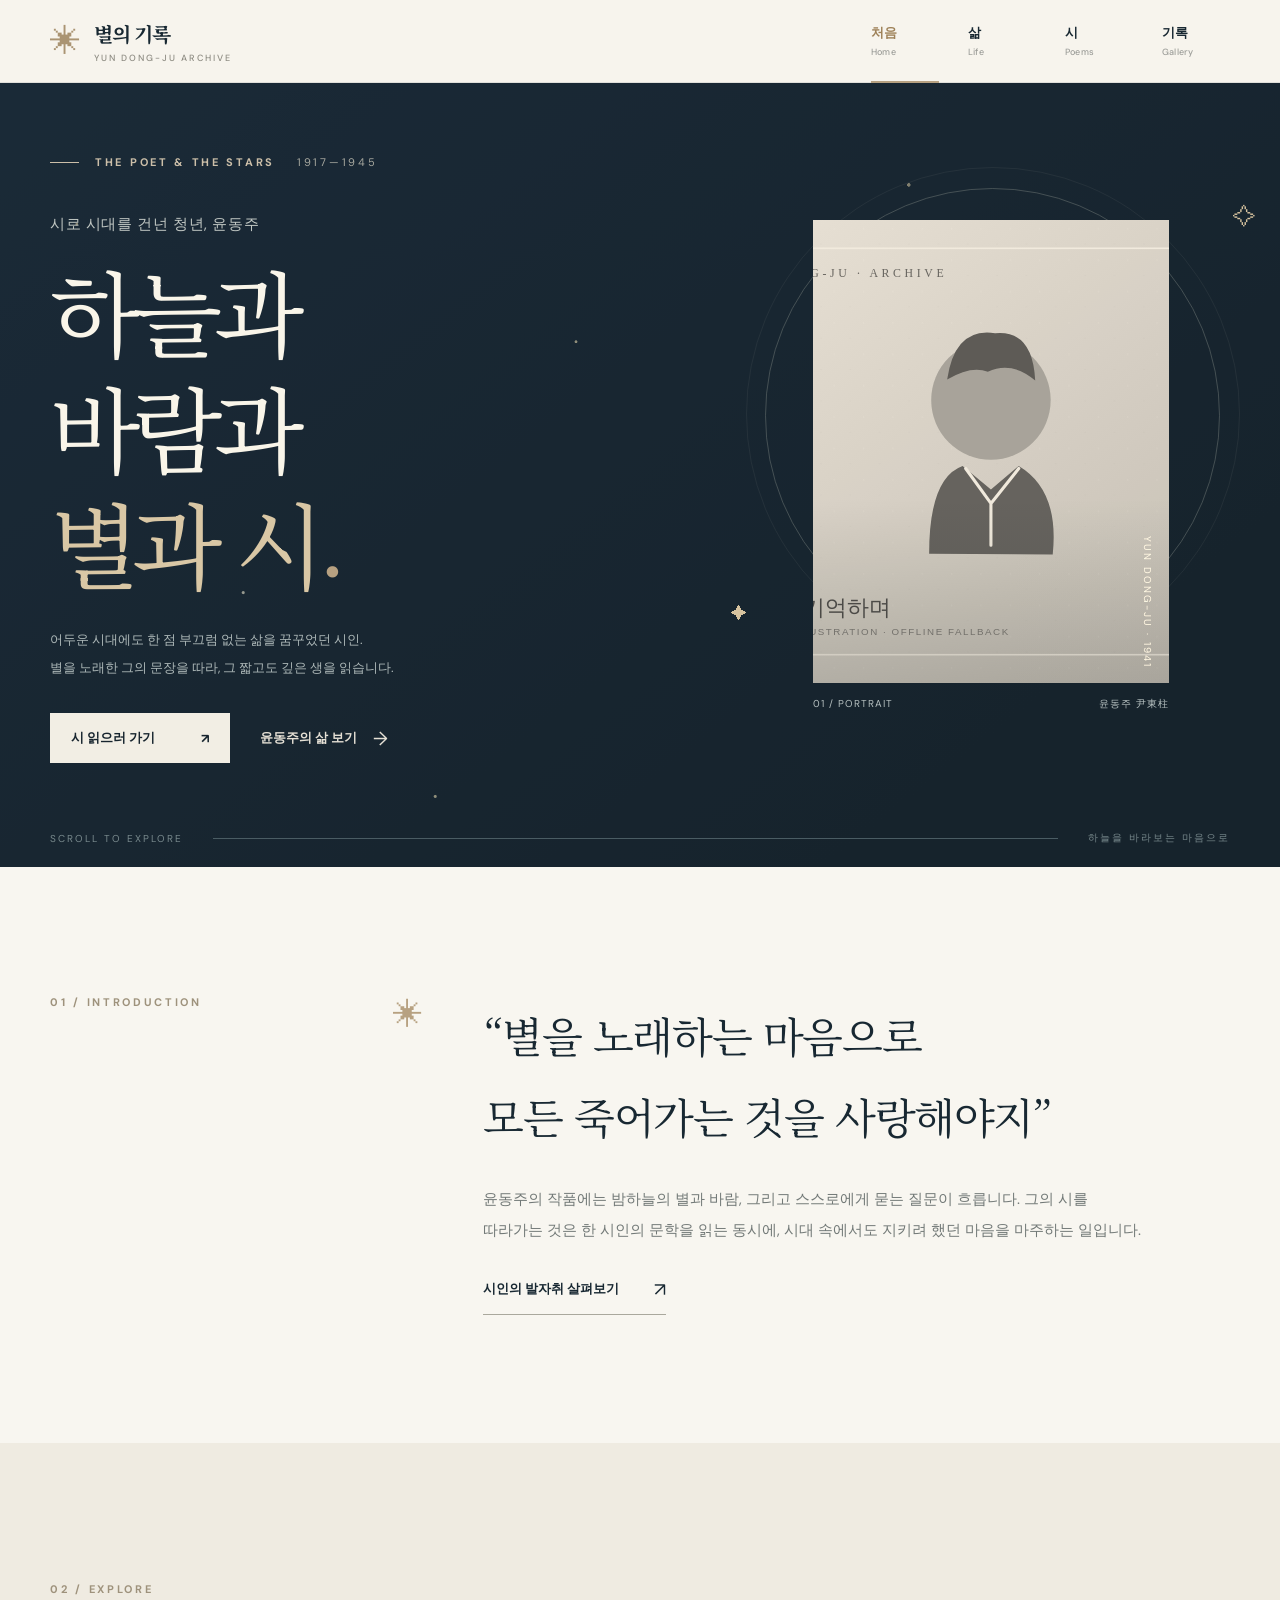
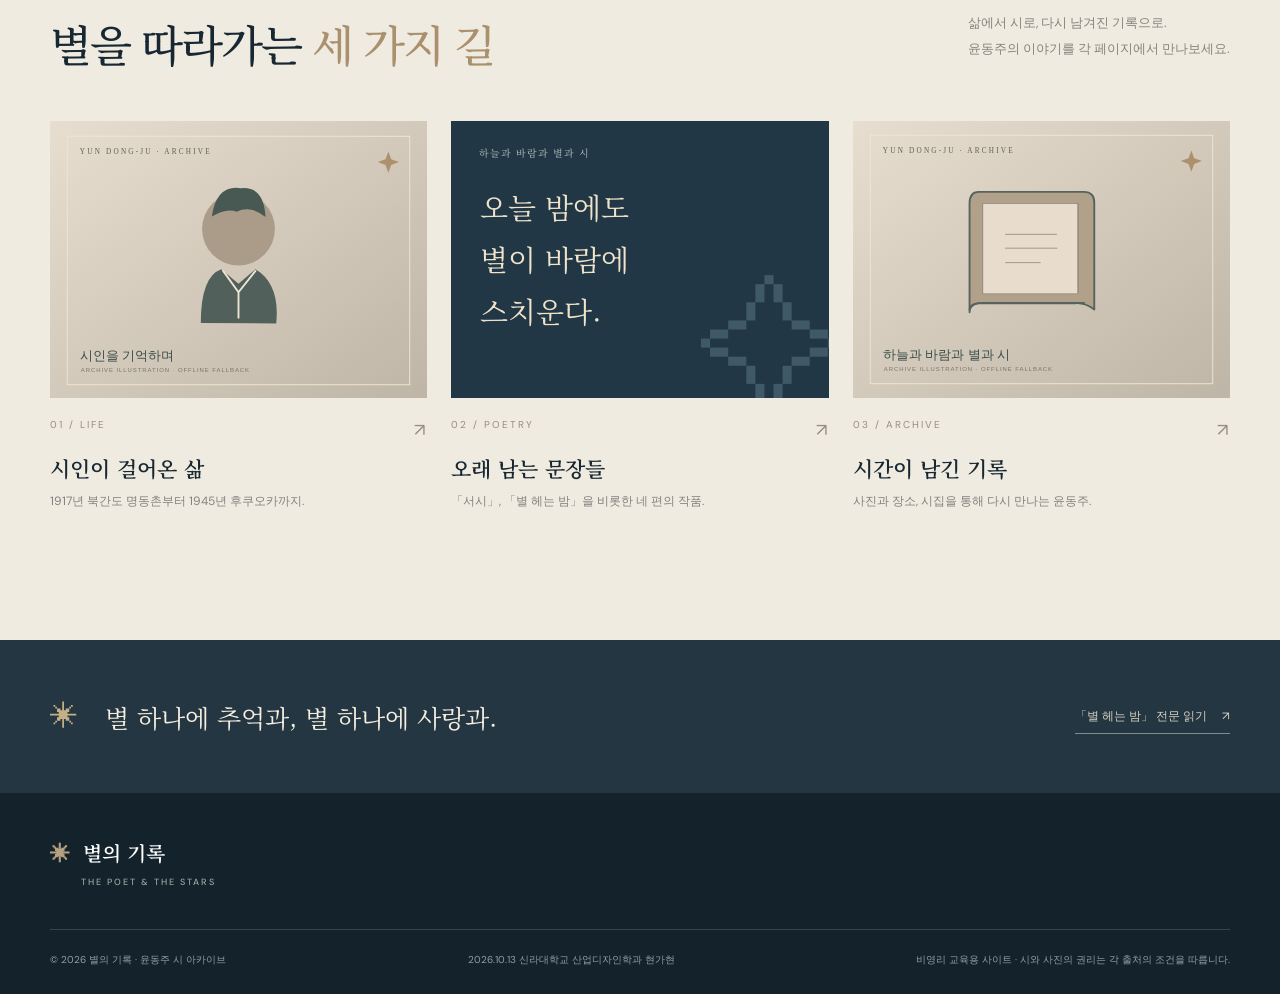
<file: index.html>
<!DOCTYPE html>
<html lang="ko">
<head>
 <meta charset="UTF-8">
 <meta name="viewport" content="width=device-width,initial-scale=1">
 <meta name="description" content="하늘과 바람과 별과 시. 윤동주의 삶과 시, 사진 기록을 담은 문학 웹사이트입니다.">
 <meta name="theme-color" content="#17242e">
 <title>처음 | 별의 기록 — 윤동주</title>
 <link rel="icon" type="image/svg+xml" href="assets/favicon.svg">
 <link rel="preconnect" href="https://fonts.googleapis.com"><link rel="preconnect" href="https://fonts.gstatic.com" crossorigin>
 <link href="https://fonts.googleapis.com/css2?family=DM+Sans:wght@400;500;600;700&family=Noto+Serif+KR:wght@300;400;500;600;700&family=Nanum+Myeongjo:wght@400;700;800&display=swap" rel="stylesheet">
 <link rel="stylesheet" href="assets/style.css">
</head>
<body>
<a class="skip-link" href="#main">본문으로 바로가기</a>
<div class="reading-progress" aria-hidden="true" id="reading-progress"></div>
<header class="site-header" id="site-header">
 <div class="header-inner wrap">
   <a class="brand" href="index.html" aria-label="별의 기록 홈으로"><span class="brand-star" aria-hidden="true">✳</span><span class="brand-text">별의 기록<small>YUN DONG-JU ARCHIVE</small></span></a>
   <button class="nav-toggle" type="button" aria-label="메뉴 열기" aria-expanded="false" aria-controls="main-navigation"><span></span><span></span><span></span></button>
   <nav class="main-nav" id="main-navigation" aria-label="상단 메뉴"><a href="index.html" class="nav-link is-active" aria-current="page"><span>처음</span><small>Home</small></a>
<a href="life.html" class="nav-link " ><span>삶</span><small>Life</small></a>
<a href="poems.html" class="nav-link " ><span>시</span><small>Poems</small></a>
<a href="gallery.html" class="nav-link " ><span>기록</span><small>Gallery</small></a></nav>
 </div>
</header>
<main id="main">

<section class="hero home-hero">
 <div class="hero-stars" aria-hidden="true"></div>
 <div class="wrap hero-grid">
  <div class="hero-copy" data-reveal>
   <div class="eyebrow light"><span class="eyebrow-line"></span> THE POET & THE STARS <span class="eyebrow-num">1917—1945</span></div>
   <p class="hero-prelude">시로 시대를 건넌 청년, 윤동주</p>
   <h1>하늘과<br>바람과<br><em>별과 시<span class="title-dot">.</span></em></h1>
   <p class="hero-description">어두운 시대에도 한 점 부끄럼 없는 삶을 꿈꾸었던 시인.<br>별을 노래한 그의 문장을 따라, 그 짧고도 깊은 생을 읽습니다.</p>
   <div class="hero-actions"><a class="button button-light" href="poems.html">시 읽으러 가기 <span aria-hidden="true">↗</span></a><a class="text-link light-link" href="life.html">윤동주의 삶 보기 <span aria-hidden="true">→</span></a></div>
  </div>
  <div class="hero-visual" data-reveal>
    <div class="orbit orbit-one" aria-hidden="true"></div><div class="orbit orbit-two" aria-hidden="true"></div>
    <div class="hero-photo-frame"><img data-fallback="assets/fallback-portrait.svg" src="https://upload.wikimedia.org/wikipedia/commons/4/4f/Yun_Dong-ju.jpg" alt="1941년 연희전문학교 졸업 당시 윤동주 시인의 흑백 초상사진" fetchpriority="high"><span class="photo-side-note">YUN DONG-JU · 1941</span></div>
    <div class="photo-caption"><span>01 / PORTRAIT</span><span>윤동주 尹東柱</span></div>
    <div class="star-mark mark-a" aria-hidden="true">✧</div><div class="star-mark mark-b" aria-hidden="true">✦</div>
  </div>
 </div>
 <div class="wrap hero-bottom"><span>SCROLL TO EXPLORE</span><span class="hero-bottom-line"></span><span>하늘을 바라보는 마음으로</span></div>
</section>
<section class="section intro-section">
 <div class="wrap intro-grid">
   <div class="section-kicker" data-reveal><span class="section-index">01 / INTRODUCTION</span><span class="tiny-star">✳</span></div>
   <div data-reveal><p class="serif-lead">“별을 노래하는 마음으로<br>모든 죽어가는 것을 사랑해야지”</p><p class="body-copy">윤동주의 작품에는 밤하늘의 별과 바람, 그리고 스스로에게 묻는 질문이 흐릅니다. 그의 시를 따라가는 것은 한 시인의 문학을 읽는 동시에, 시대 속에서도 지키려 했던 마음을 마주하는 일입니다.</p><a href="life.html" class="arrow-link">시인의 발자취 살펴보기 <span>↗</span></a></div>
 </div>
</section>
<section class="section discover-section">
 <div class="wrap">
   <div class="section-header" data-reveal><div><p class="section-index">02 / EXPLORE</p><h2>별을 따라가는 <em>세 가지 길</em></h2></div><p>삶에서 시로, 다시 남겨진 기록으로.<br>윤동주의 이야기를 각 페이지에서 만나보세요.</p></div>
   <div class="discover-grid">
    <a class="discover-card" href="life.html" data-reveal><div class="card-image"><img data-fallback="assets/fallback-portrait.svg" src="https://upload.wikimedia.org/wikipedia/commons/0/0b/Birth_Place_of_Yun_Dong-ju.jpg" loading="lazy" alt="윤동주 시인의 출생지에 보존된 생가 건물"></div><div class="discover-meta"><span>01 / LIFE</span><span aria-hidden="true">↗</span></div><h3>시인이 걸어온 삶</h3><p>1917년 북간도 명동촌부터 1945년 후쿠오카까지.</p></a>
    <a class="discover-card" href="poems.html" data-reveal><div class="card-image card-image-poetry"><span class="poem-image-small">하늘과 바람과 별과 시</span><strong>오늘 밤에도<br>별이 바람에<br>스치운다.</strong><span class="poem-image-star" aria-hidden="true">✧</span></div><div class="discover-meta"><span>02 / POETRY</span><span aria-hidden="true">↗</span></div><h3>오래 남는 문장들</h3><p>「서시」, 「별 헤는 밤」을 비롯한 네 편의 작품.</p></a>
    <a class="discover-card" href="gallery.html" data-reveal><div class="card-image"><img data-fallback="assets/fallback-book.svg" src="https://upload.wikimedia.org/wikipedia/commons/3/3f/Sky%2C_Wind%2C_Star_and_Poem.jpg" loading="lazy" alt="1948년 발간된 시집 하늘과 바람과 별과 시의 초간본"></div><div class="discover-meta"><span>03 / ARCHIVE</span><span aria-hidden="true">↗</span></div><h3>시간이 남긴 기록</h3><p>사진과 장소, 시집을 통해 다시 만나는 윤동주.</p></a>
   </div>
 </div>
</section>
<section class="quote-band"><div class="wrap"><span class="quote-spark" aria-hidden="true">✳</span><p>별 하나에 추억과, 별 하나에 사랑과.</p><a href="poems.html#night">「별 헤는 밤」 전문 읽기 <span aria-hidden="true">↗</span></a></div></section>

</main>
<footer class="site-footer">
  <div class="wrap footer-top"><div class="footer-title"><span class="footer-star">✳</span> 별의 기록 <small>THE POET & THE STARS</small></div><div class="footer-nav"></div></div>
  <div class="wrap footer-bottom"><span>© 2026 별의 기록 · 윤동주 시 아카이브</span><span>2026.10.13 신라대학교 산업디자인학과 현가현</span><span>비영리 교육용 사이트 · 시와 사진의 권리는 각 출처의 조건을 따릅니다.</span></div>
</footer>
<script src="assets/main.js" defer></script>
</body></html>
</file>
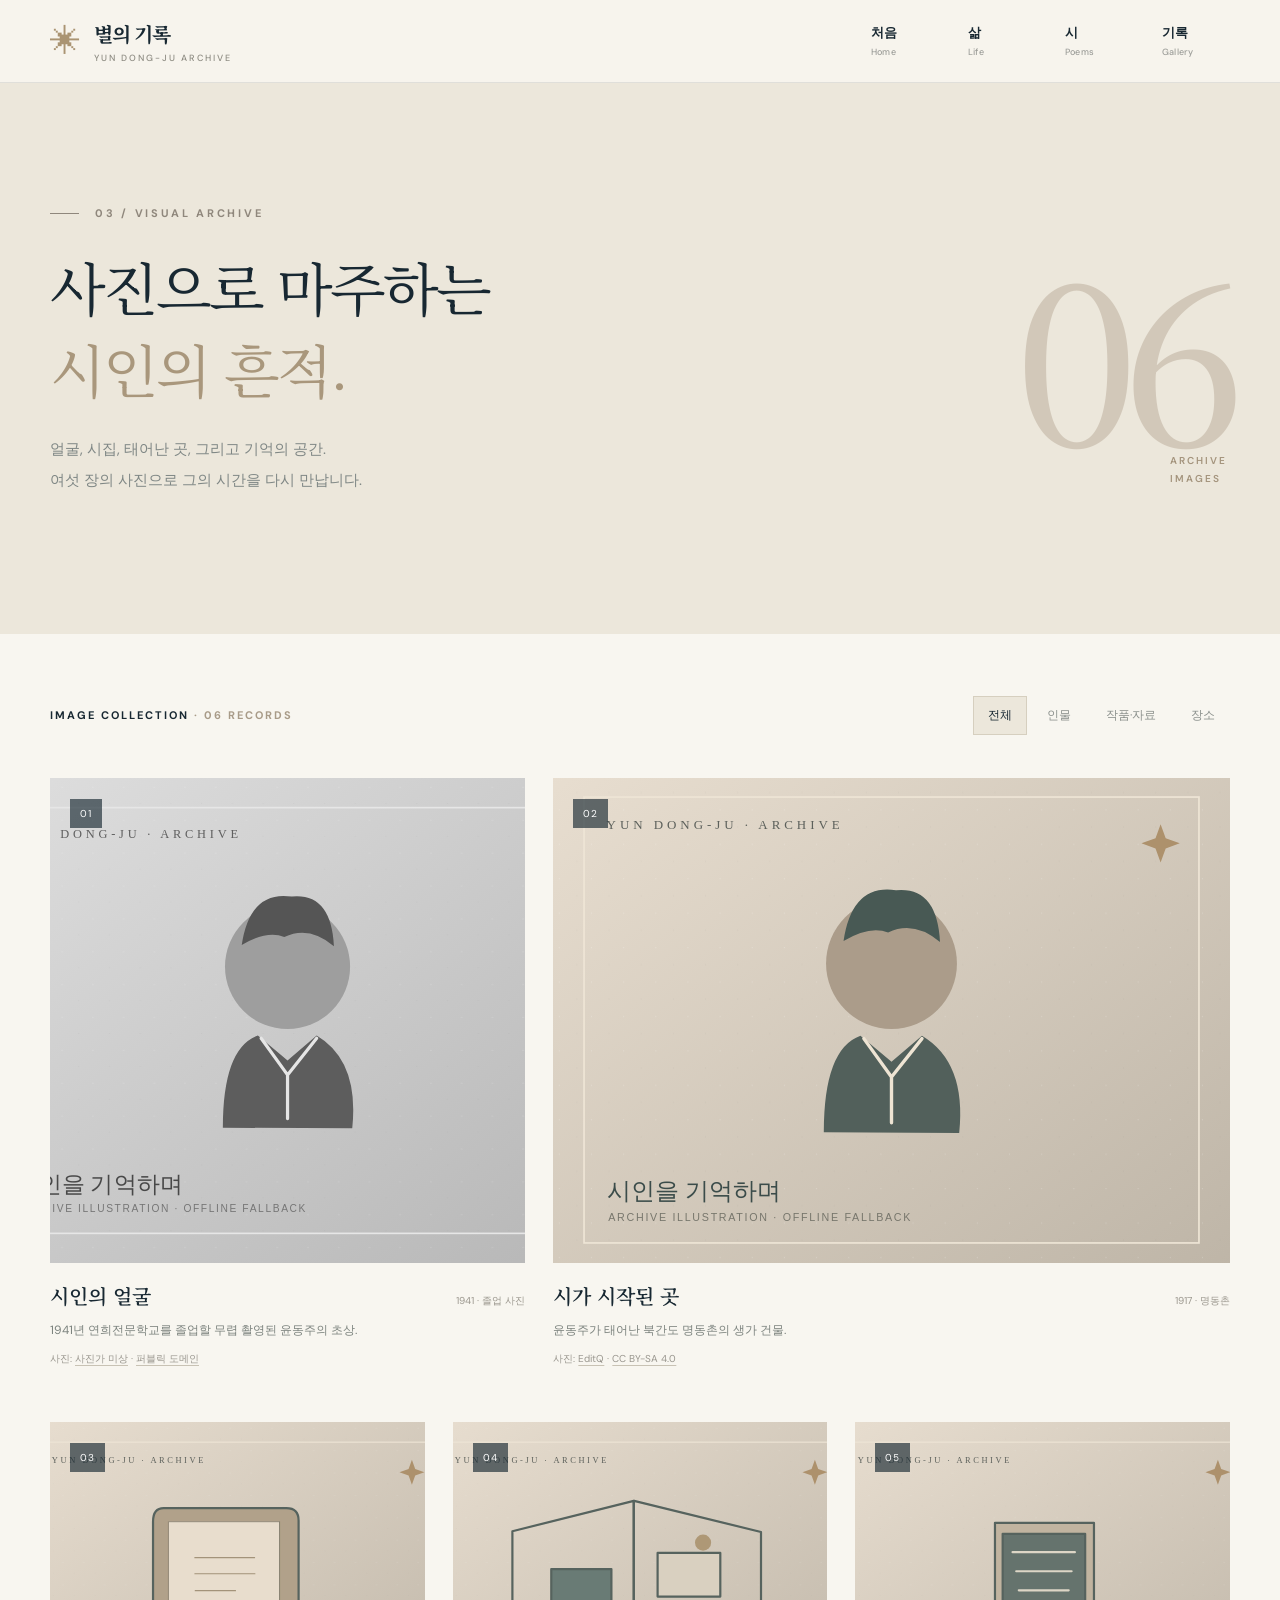
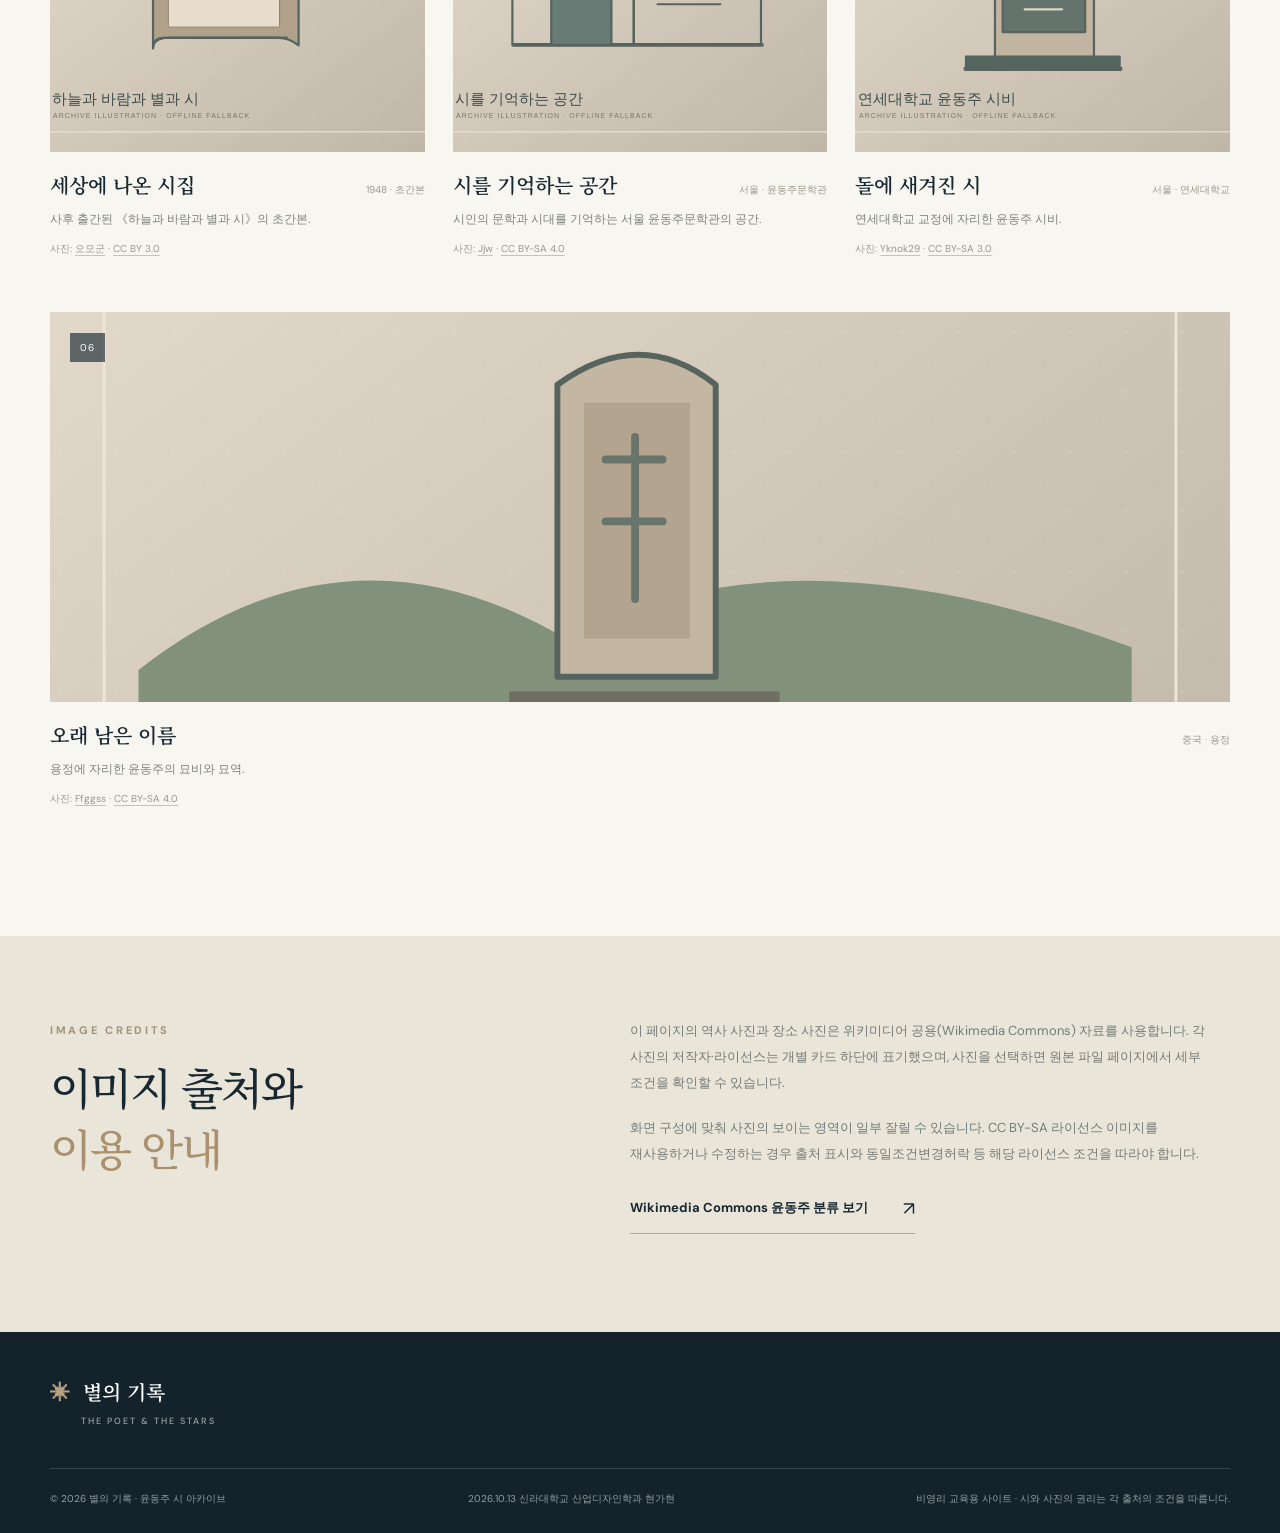
<file: gallery.html>
<!DOCTYPE html>
<html lang="ko">
<head>
 <meta charset="UTF-8">
 <meta name="viewport" content="width=device-width,initial-scale=1">
 <meta name="description" content="윤동주의 인물 사진, 생가, 유고 시집, 문학관, 시비, 묘역 사진 여섯 점을 정리했습니다.">
 <meta name="theme-color" content="#17242e">
 <title>사진 기록 | 별의 기록 — 윤동주</title>
 <link rel="icon" type="image/svg+xml" href="assets/favicon.svg">
 <link rel="preconnect" href="https://fonts.googleapis.com"><link rel="preconnect" href="https://fonts.gstatic.com" crossorigin>
 <link href="https://fonts.googleapis.com/css2?family=DM+Sans:wght@400;500;600;700&family=Noto+Serif+KR:wght@300;400;500;600;700&family=Nanum+Myeongjo:wght@400;700;800&display=swap" rel="stylesheet">
 <link rel="stylesheet" href="assets/style.css">
</head>
<body>
<a class="skip-link" href="#main">본문으로 바로가기</a>
<div class="reading-progress" aria-hidden="true" id="reading-progress"></div>
<header class="site-header" id="site-header">
 <div class="header-inner wrap">
   <a class="brand" href="index.html" aria-label="별의 기록 홈으로"><span class="brand-star" aria-hidden="true">✳</span><span class="brand-text">별의 기록<small>YUN DONG-JU ARCHIVE</small></span></a>
   <button class="nav-toggle" type="button" aria-label="메뉴 열기" aria-expanded="false" aria-controls="main-navigation"><span></span><span></span><span></span></button>
   <nav class="main-nav" id="main-navigation" aria-label="상단 메뉴"><a href="index.html" class="nav-link " ><span>처음</span><small>Home</small></a>
<a href="life.html" class="nav-link " ><span>삶</span><small>Life</small></a>
<a href="poems.html" class="nav-link " ><span>시</span><small>Poems</small></a>
<a href="gallery.html" class="nav-link " ><span>기록</span><small>Gallery</small></a></nav>
 </div>
</header>
<main id="main">
<section class="page-hero warm gallery-page-hero"><div class="wrap page-hero-grid"><div data-reveal><p class="eyebrow"><span class="eyebrow-line"></span> 03 / VISUAL ARCHIVE</p><h1>사진으로 마주하는<br><em>시인의 흔적.</em></h1><p class="page-summary">얼굴, 시집, 태어난 곳, 그리고 기억의 공간.<br>여섯 장의 사진으로 그의 시간을 다시 만납니다.</p></div><span class="gallery-hero-count" aria-hidden="true">06<span>ARCHIVE<br>IMAGES</span></span></div></section>
<section class="section gallery-section"><div class="wrap"><div class="gallery-tools"><p>IMAGE COLLECTION <span>· 06 RECORDS</span></p><div class="gallery-filters" role="group" aria-label="사진 분류"><button class="filter-button is-selected" data-filter="all" aria-pressed="true">전체</button><button class="filter-button" data-filter="people" aria-pressed="false">인물</button><button class="filter-button" data-filter="objects" aria-pressed="false">작품·자료</button><button class="filter-button" data-filter="places" aria-pressed="false">장소</button></div></div><div class="gallery-grid"><figure class="gallery-item gallery-portrait" data-category="people" data-reveal>
<a class="gallery-image" href="https://commons.wikimedia.org/wiki/File:Yun_Dong-ju.jpg" target="_blank" rel="noopener noreferrer" aria-label="시인의 얼굴 사진 원본과 상세 정보 보기 (새 창)"><img data-fallback="assets/fallback-portrait.svg" src="https://upload.wikimedia.org/wikipedia/commons/4/4f/Yun_Dong-ju.jpg" loading="lazy" alt="1941년 연희전문학교를 졸업할 무렵 촬영된 윤동주의 초상."><span class="gallery-view">사진 정보 보기 ↗</span><span class="gallery-image-number">01</span></a>
<figcaption><div class="gallery-title-row"><h2>시인의 얼굴</h2><span>1941 · 졸업 사진</span></div><p>1941년 연희전문학교를 졸업할 무렵 촬영된 윤동주의 초상.</p><div class="gallery-credit">사진: <a href="https://commons.wikimedia.org/wiki/File:Yun_Dong-ju.jpg" target="_blank" rel="noopener noreferrer">사진가 미상</a> · <a href="https://creativecommons.org/publicdomain/mark/1.0/" target="_blank" rel="noopener noreferrer">퍼블릭 도메인</a></div></figcaption>
</figure><figure class="gallery-item gallery-birth" data-category="places" data-reveal>
<a class="gallery-image" href="https://commons.wikimedia.org/wiki/File:Birth_Place_of_Yun_Dong-ju.jpg" target="_blank" rel="noopener noreferrer" aria-label="시가 시작된 곳 사진 원본과 상세 정보 보기 (새 창)"><img data-fallback="assets/fallback-portrait.svg" src="https://upload.wikimedia.org/wikipedia/commons/0/0b/Birth_Place_of_Yun_Dong-ju.jpg" loading="lazy" alt="윤동주가 태어난 북간도 명동촌의 생가 건물."><span class="gallery-view">사진 정보 보기 ↗</span><span class="gallery-image-number">02</span></a>
<figcaption><div class="gallery-title-row"><h2>시가 시작된 곳</h2><span>1917 · 명동촌</span></div><p>윤동주가 태어난 북간도 명동촌의 생가 건물.</p><div class="gallery-credit">사진: <a href="https://commons.wikimedia.org/wiki/File:Birth_Place_of_Yun_Dong-ju.jpg" target="_blank" rel="noopener noreferrer">EditQ</a> · <a href="https://creativecommons.org/licenses/by-sa/4.0/" target="_blank" rel="noopener noreferrer">CC BY-SA 4.0</a></div></figcaption>
</figure><figure class="gallery-item gallery-book" data-category="objects" data-reveal>
<a class="gallery-image" href="https://commons.wikimedia.org/wiki/File:Sky,_Wind,_Star_and_Poem.jpg" target="_blank" rel="noopener noreferrer" aria-label="세상에 나온 시집 사진 원본과 상세 정보 보기 (새 창)"><img data-fallback="assets/fallback-book.svg" src="https://upload.wikimedia.org/wikipedia/commons/3/3f/Sky%2C_Wind%2C_Star_and_Poem.jpg" loading="lazy" alt="사후 출간된 《하늘과 바람과 별과 시》의 초간본."><span class="gallery-view">사진 정보 보기 ↗</span><span class="gallery-image-number">03</span></a>
<figcaption><div class="gallery-title-row"><h2>세상에 나온 시집</h2><span>1948 · 초간본</span></div><p>사후 출간된 《하늘과 바람과 별과 시》의 초간본.</p><div class="gallery-credit">사진: <a href="https://commons.wikimedia.org/wiki/File:Sky,_Wind,_Star_and_Poem.jpg" target="_blank" rel="noopener noreferrer">오모군</a> · <a href="https://creativecommons.org/licenses/by/3.0/" target="_blank" rel="noopener noreferrer">CC BY 3.0</a></div></figcaption>
</figure><figure class="gallery-item gallery-museum" data-category="places" data-reveal>
<a class="gallery-image" href="https://commons.wikimedia.org/wiki/File:%EC%9C%A4%EB%8F%99%EC%A3%BC_%EB%AC%B8%ED%95%99%EA%B4%80_180707_02.jpg" target="_blank" rel="noopener noreferrer" aria-label="시를 기억하는 공간 사진 원본과 상세 정보 보기 (새 창)"><img data-fallback="assets/fallback-museum.svg" src="https://upload.wikimedia.org/wikipedia/commons/3/35/%EC%9C%A4%EB%8F%99%EC%A3%BC_%EB%AC%B8%ED%95%99%EA%B4%80_180707_02.jpg" loading="lazy" alt="시인의 문학과 시대를 기억하는 서울 윤동주문학관의 공간."><span class="gallery-view">사진 정보 보기 ↗</span><span class="gallery-image-number">04</span></a>
<figcaption><div class="gallery-title-row"><h2>시를 기억하는 공간</h2><span>서울 · 윤동주문학관</span></div><p>시인의 문학과 시대를 기억하는 서울 윤동주문학관의 공간.</p><div class="gallery-credit">사진: <a href="https://commons.wikimedia.org/wiki/File:%EC%9C%A4%EB%8F%99%EC%A3%BC_%EB%AC%B8%ED%95%99%EA%B4%80_180707_02.jpg" target="_blank" rel="noopener noreferrer">Jjw</a> · <a href="https://creativecommons.org/licenses/by-sa/4.0/" target="_blank" rel="noopener noreferrer">CC BY-SA 4.0</a></div></figcaption>
</figure><figure class="gallery-item gallery-stone" data-category="places" data-reveal>
<a class="gallery-image" href="https://commons.wikimedia.org/wiki/File:Yun_Dongju_Poem_Yonsei_University.JPG" target="_blank" rel="noopener noreferrer" aria-label="돌에 새겨진 시 사진 원본과 상세 정보 보기 (새 창)"><img data-fallback="assets/fallback-monument.svg" src="https://upload.wikimedia.org/wikipedia/commons/1/1d/Yun_Dongju_Poem_Yonsei_University.JPG" loading="lazy" alt="연세대학교 교정에 자리한 윤동주 시비."><span class="gallery-view">사진 정보 보기 ↗</span><span class="gallery-image-number">05</span></a>
<figcaption><div class="gallery-title-row"><h2>돌에 새겨진 시</h2><span>서울 · 연세대학교</span></div><p>연세대학교 교정에 자리한 윤동주 시비.</p><div class="gallery-credit">사진: <a href="https://commons.wikimedia.org/wiki/File:Yun_Dongju_Poem_Yonsei_University.JPG" target="_blank" rel="noopener noreferrer">Yknok29</a> · <a href="https://creativecommons.org/licenses/by-sa/3.0/" target="_blank" rel="noopener noreferrer">CC BY-SA 3.0</a></div></figcaption>
</figure><figure class="gallery-item gallery-grave" data-category="places" data-reveal>
<a class="gallery-image" href="https://commons.wikimedia.org/wiki/File:The_tomb_of_Yoon_Dong_ju.jpg" target="_blank" rel="noopener noreferrer" aria-label="오래 남은 이름 사진 원본과 상세 정보 보기 (새 창)"><img data-fallback="assets/fallback-grave.svg" src="https://upload.wikimedia.org/wikipedia/commons/1/19/The_tomb_of_Yoon_Dong_ju.jpg" loading="lazy" alt="용정에 자리한 윤동주의 묘비와 묘역."><span class="gallery-view">사진 정보 보기 ↗</span><span class="gallery-image-number">06</span></a>
<figcaption><div class="gallery-title-row"><h2>오래 남은 이름</h2><span>중국 · 용정</span></div><p>용정에 자리한 윤동주의 묘비와 묘역.</p><div class="gallery-credit">사진: <a href="https://commons.wikimedia.org/wiki/File:The_tomb_of_Yoon_Dong_ju.jpg" target="_blank" rel="noopener noreferrer">Ffggss</a> · <a href="https://creativecommons.org/licenses/by-sa/4.0/" target="_blank" rel="noopener noreferrer">CC BY-SA 4.0</a></div></figcaption>
</figure></div></div></section><section class="credits-section" id="credits"><div class="wrap credits-grid"><div><span class="section-index">IMAGE CREDITS</span><h2>이미지 출처와<br><em>이용 안내</em></h2></div><div><p>이 페이지의 역사 사진과 장소 사진은 위키미디어 공용(Wikimedia Commons) 자료를 사용합니다. 각 사진의 저작자·라이선스는 개별 카드 하단에 표기했으며, 사진을 선택하면 원본 파일 페이지에서 세부 조건을 확인할 수 있습니다.</p><p>화면 구성에 맞춰 사진의 보이는 영역이 일부 잘릴 수 있습니다. CC BY-SA 라이선스 이미지를 재사용하거나 수정하는 경우 출처 표시와 동일조건변경허락 등 해당 라이선스 조건을 따라야 합니다.</p><a class="arrow-link" href="https://commons.wikimedia.org/wiki/Category:Yun_Dong-ju" target="_blank" rel="noopener noreferrer">Wikimedia Commons 윤동주 분류 보기 <span>↗</span></a></div></div></section>
</main>
<footer class="site-footer">
  <div class="wrap footer-top"><div class="footer-title"><span class="footer-star">✳</span> 별의 기록 <small>THE POET & THE STARS</small></div><div class="footer-nav"></div></div>
  <div class="wrap footer-bottom"><span>© 2026 별의 기록 · 윤동주 시 아카이브</span><span>2026.10.13 신라대학교 산업디자인학과 현가현</span><span>비영리 교육용 사이트 · 시와 사진의 권리는 각 출처의 조건을 따릅니다.</span></div>
</footer>
<script src="assets/main.js" defer></script>
</body></html>
</file>
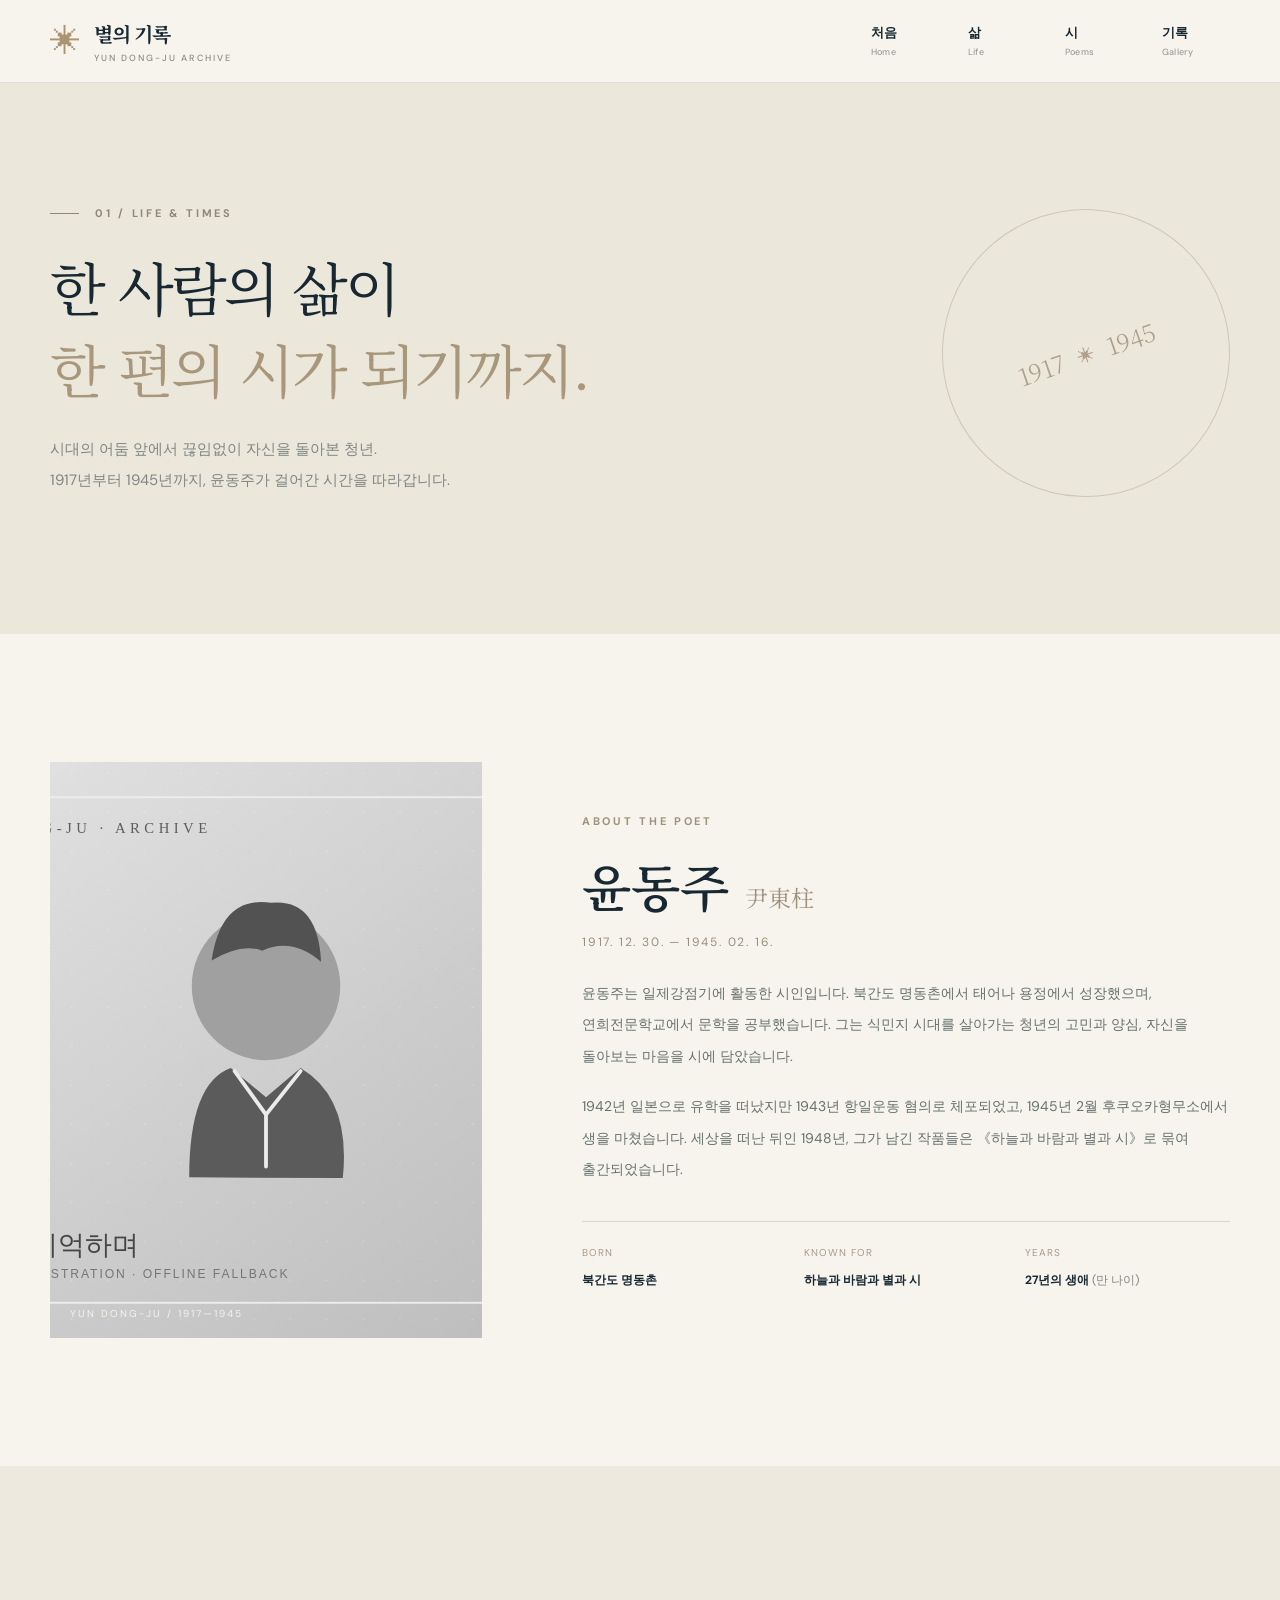
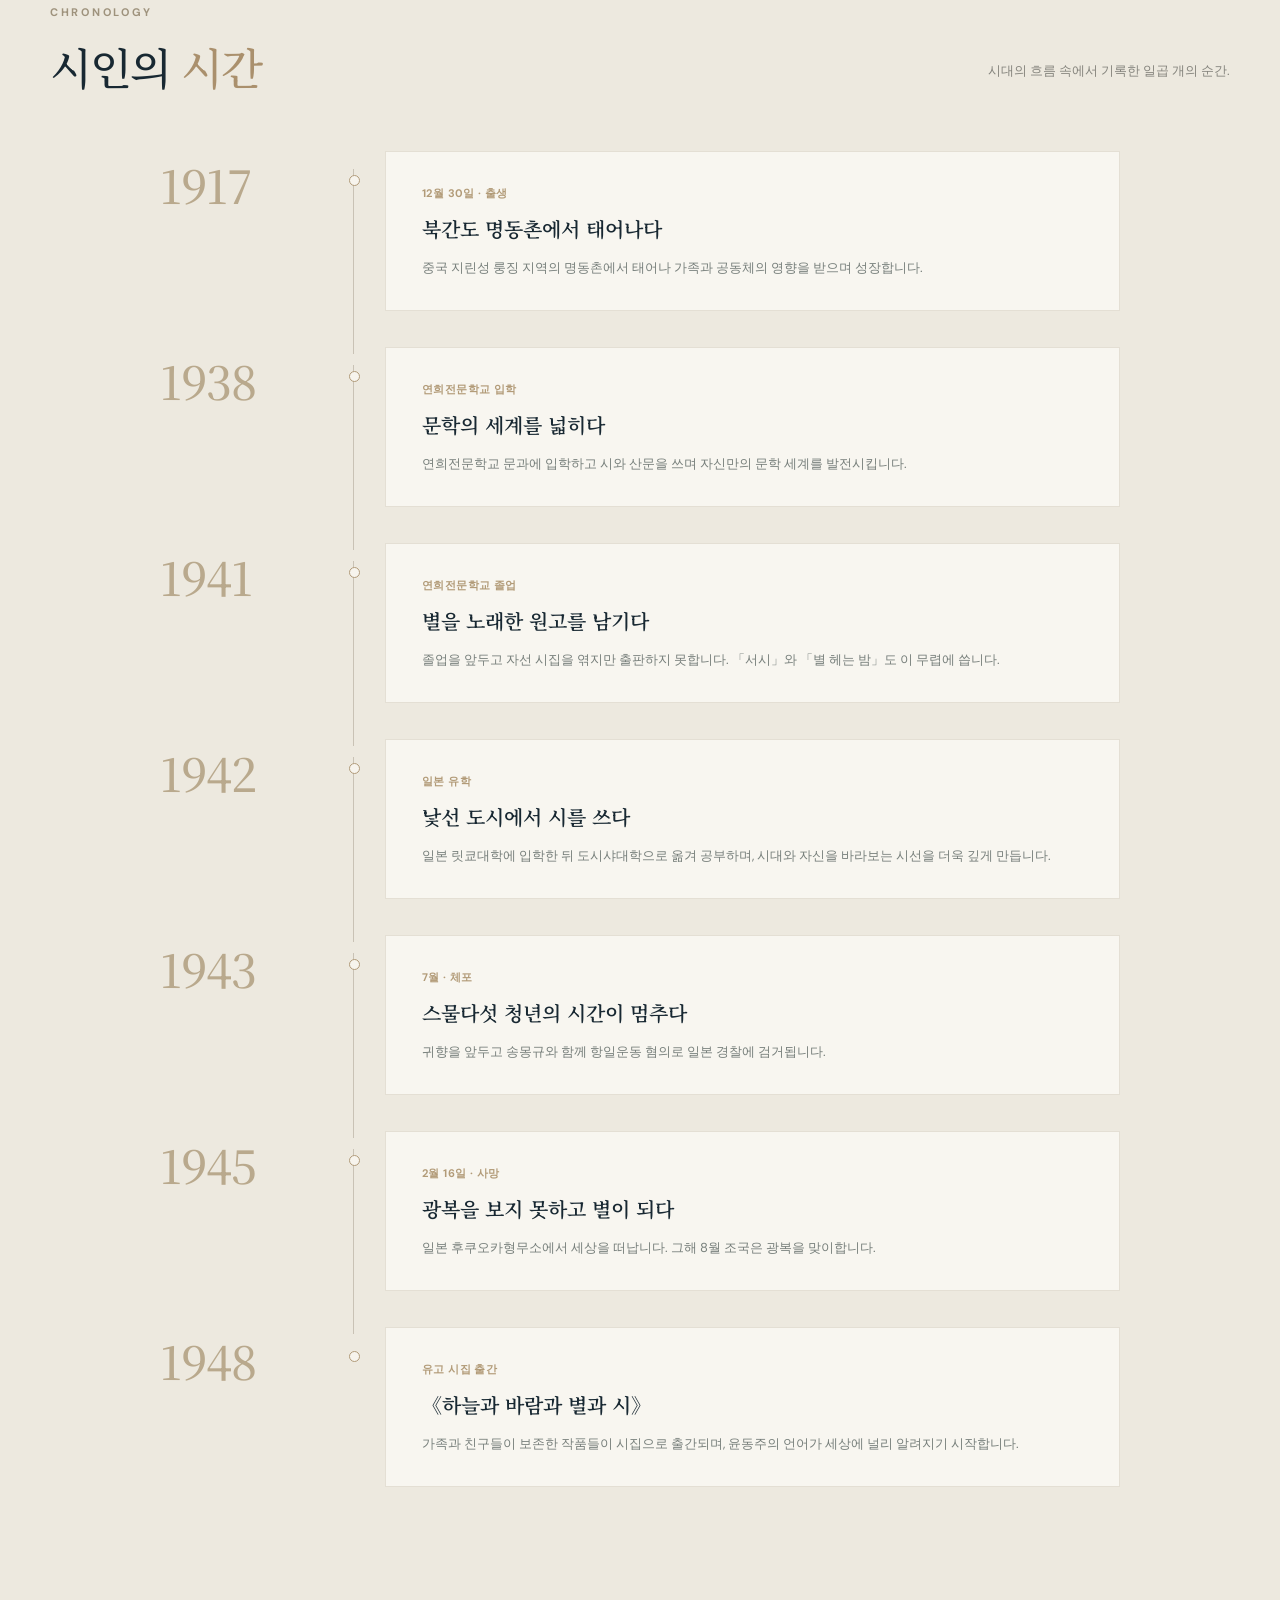
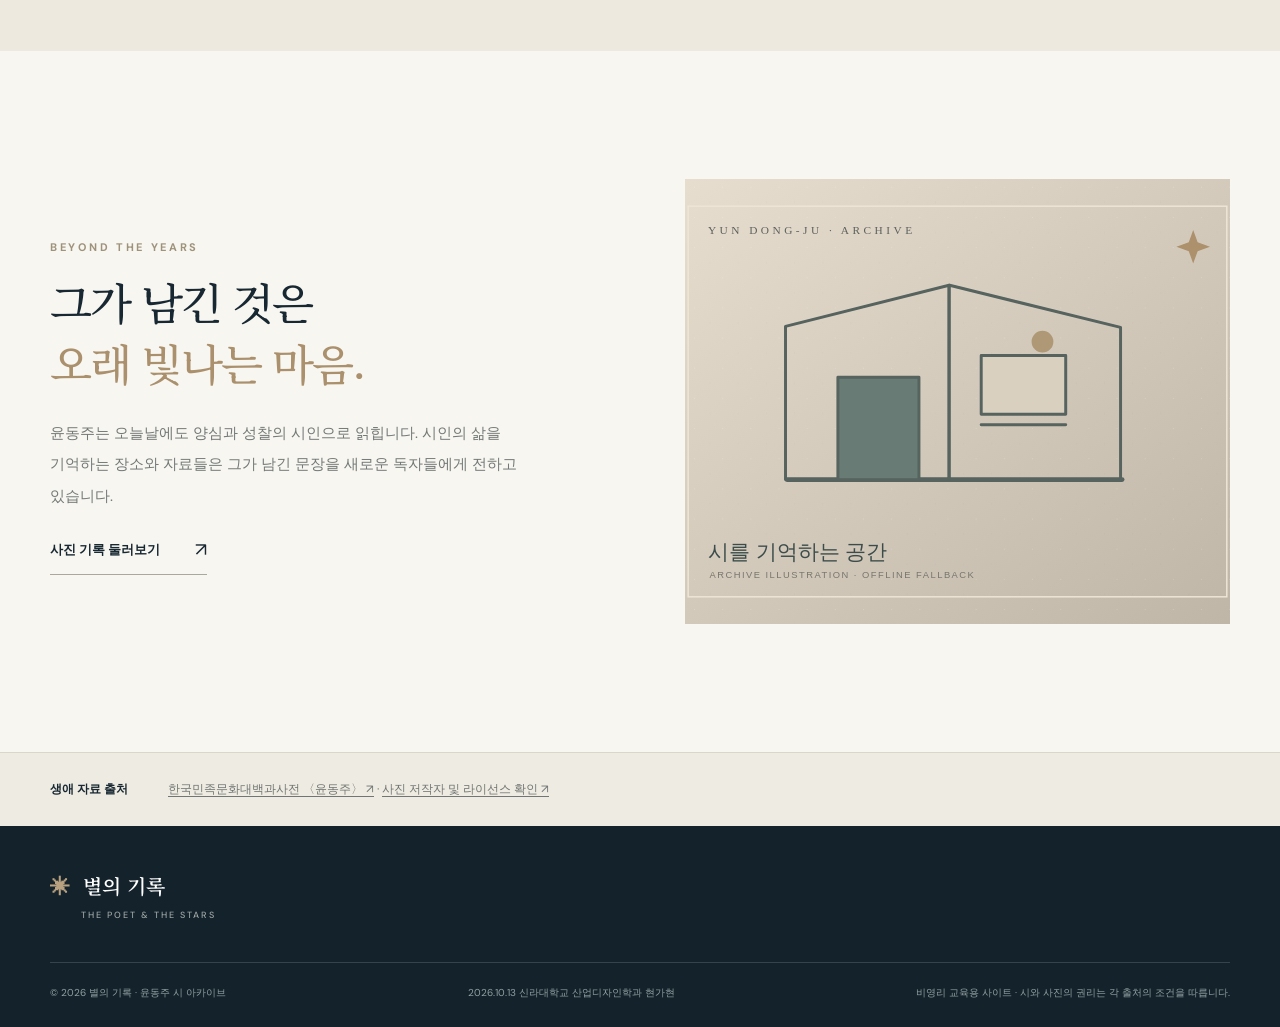
<file: life.html>
<!DOCTYPE html>
<html lang="ko">
<head>
 <meta charset="UTF-8">
 <meta name="viewport" content="width=device-width,initial-scale=1">
 <meta name="description" content="윤동주의 출생부터 유학, 수감, 사후 시집 출판까지 연대기로 살펴봅니다.">
 <meta name="theme-color" content="#17242e">
 <title>시인의 삶 | 별의 기록 — 윤동주</title>
 <link rel="icon" type="image/svg+xml" href="assets/favicon.svg">
 <link rel="preconnect" href="https://fonts.googleapis.com"><link rel="preconnect" href="https://fonts.gstatic.com" crossorigin>
 <link href="https://fonts.googleapis.com/css2?family=DM+Sans:wght@400;500;600;700&family=Noto+Serif+KR:wght@300;400;500;600;700&family=Nanum+Myeongjo:wght@400;700;800&display=swap" rel="stylesheet">
 <link rel="stylesheet" href="assets/style.css">
</head>
<body>
<a class="skip-link" href="#main">본문으로 바로가기</a>
<div class="reading-progress" aria-hidden="true" id="reading-progress"></div>
<header class="site-header" id="site-header">
 <div class="header-inner wrap">
   <a class="brand" href="index.html" aria-label="별의 기록 홈으로"><span class="brand-star" aria-hidden="true">✳</span><span class="brand-text">별의 기록<small>YUN DONG-JU ARCHIVE</small></span></a>
   <button class="nav-toggle" type="button" aria-label="메뉴 열기" aria-expanded="false" aria-controls="main-navigation"><span></span><span></span><span></span></button>
   <nav class="main-nav" id="main-navigation" aria-label="상단 메뉴"><a href="index.html" class="nav-link " ><span>처음</span><small>Home</small></a>
<a href="life.html" class="nav-link " ><span>삶</span><small>Life</small></a>
<a href="poems.html" class="nav-link " ><span>시</span><small>Poems</small></a>
<a href="gallery.html" class="nav-link " ><span>기록</span><small>Gallery</small></a></nav>
 </div>
</header>
<main id="main">

<section class="page-hero warm life-page-hero">
 <div class="wrap page-hero-grid"><div data-reveal><p class="eyebrow"><span class="eyebrow-line"></span> 01 / LIFE & TIMES</p><h1>한 사람의 삶이<br><em>한 편의 시가 되기까지.</em></h1><p class="page-summary">시대의 어둠 앞에서 끊임없이 자신을 돌아본 청년.<br>1917년부터 1945년까지, 윤동주가 걸어간 시간을 따라갑니다.</p></div><div class="page-hero-emblem" aria-hidden="true">1917 <span>✳</span> 1945</div></div>
</section>
<section class="section biography-section"><div class="wrap bio-grid">
  <div class="bio-photo" data-reveal><img data-fallback="assets/fallback-portrait.svg" src="https://upload.wikimedia.org/wikipedia/commons/4/4f/Yun_Dong-ju.jpg" alt="윤동주의 1941년 졸업 사진" loading="lazy"><span>YUN DONG-JU / 1917—1945</span></div>
  <div class="bio-content" data-reveal><span class="section-index">ABOUT THE POET</span><h2>윤동주 <small>尹東柱</small></h2><p class="bio-years">1917. 12. 30. — 1945. 02. 16.</p><p>윤동주는 일제강점기에 활동한 시인입니다. 북간도 명동촌에서 태어나 용정에서 성장했으며, 연희전문학교에서 문학을 공부했습니다. 그는 식민지 시대를 살아가는 청년의 고민과 양심, 자신을 돌아보는 마음을 시에 담았습니다.</p><p>1942년 일본으로 유학을 떠났지만 1943년 항일운동 혐의로 체포되었고, 1945년 2월 후쿠오카형무소에서 생을 마쳤습니다. 세상을 떠난 뒤인 1948년, 그가 남긴 작품들은 《하늘과 바람과 별과 시》로 묶여 출간되었습니다.</p><div class="bio-facts"><div><small>BORN</small><strong>북간도 명동촌</strong></div><div><small>KNOWN FOR</small><strong>하늘과 바람과 별과 시</strong></div><div><small>YEARS</small><strong>27년의 생애 <span>(만 나이)</span></strong></div></div></div>
</div></section>
<section class="section timeline-section"><div class="wrap"><div class="section-header narrow" data-reveal><div><p class="section-index">CHRONOLOGY</p><h2>시인의 <em>시간</em></h2></div><p>시대의 흐름 속에서 기록한 일곱 개의 순간.</p></div>
 <div class="timeline">
  <div class="timeline-item" data-reveal><div class="timeline-year">1917</div><div class="timeline-entry"><span>12월 30일 · 출생</span><h3>북간도 명동촌에서 태어나다</h3><p>중국 지린성 룽징 지역의 명동촌에서 태어나 가족과 공동체의 영향을 받으며 성장합니다.</p></div></div>
  <div class="timeline-item" data-reveal><div class="timeline-year">1938</div><div class="timeline-entry"><span>연희전문학교 입학</span><h3>문학의 세계를 넓히다</h3><p>연희전문학교 문과에 입학하고 시와 산문을 쓰며 자신만의 문학 세계를 발전시킵니다.</p></div></div>
  <div class="timeline-item" data-reveal><div class="timeline-year">1941</div><div class="timeline-entry"><span>연희전문학교 졸업</span><h3>별을 노래한 원고를 남기다</h3><p>졸업을 앞두고 자선 시집을 엮지만 출판하지 못합니다. 「서시」와 「별 헤는 밤」도 이 무렵에 씁니다.</p></div></div>
  <div class="timeline-item" data-reveal><div class="timeline-year">1942</div><div class="timeline-entry"><span>일본 유학</span><h3>낯선 도시에서 시를 쓰다</h3><p>일본 릿쿄대학에 입학한 뒤 도시샤대학으로 옮겨 공부하며, 시대와 자신을 바라보는 시선을 더욱 깊게 만듭니다.</p></div></div>
  <div class="timeline-item" data-reveal><div class="timeline-year">1943</div><div class="timeline-entry"><span>7월 · 체포</span><h3>스물다섯 청년의 시간이 멈추다</h3><p>귀향을 앞두고 송몽규와 함께 항일운동 혐의로 일본 경찰에 검거됩니다.</p></div></div>
  <div class="timeline-item" data-reveal><div class="timeline-year">1945</div><div class="timeline-entry"><span>2월 16일 · 사망</span><h3>광복을 보지 못하고 별이 되다</h3><p>일본 후쿠오카형무소에서 세상을 떠납니다. 그해 8월 조국은 광복을 맞이합니다.</p></div></div>
  <div class="timeline-item" data-reveal><div class="timeline-year">1948</div><div class="timeline-entry"><span>유고 시집 출간</span><h3>《하늘과 바람과 별과 시》</h3><p>가족과 친구들이 보존한 작품들이 시집으로 출간되며, 윤동주의 언어가 세상에 널리 알려지기 시작합니다.</p></div></div>
 </div></div></section>
<section class="section memory-section"><div class="wrap memory-grid"><div data-reveal><p class="section-index">BEYOND THE YEARS</p><h2>그가 남긴 것은<br><em>오래 빛나는 마음.</em></h2><p class="body-copy">윤동주는 오늘날에도 양심과 성찰의 시인으로 읽힙니다. 시인의 삶을 기억하는 장소와 자료들은 그가 남긴 문장을 새로운 독자들에게 전하고 있습니다.</p><a href="gallery.html" class="arrow-link">사진 기록 둘러보기 <span>↗</span></a></div><div class="memory-image" data-reveal><img data-fallback="assets/fallback-museum.svg" src="https://upload.wikimedia.org/wikipedia/commons/3/35/%EC%9C%A4%EB%8F%99%EC%A3%BC_%EB%AC%B8%ED%95%99%EA%B4%80_180707_02.jpg" alt="서울에 있는 윤동주문학관의 건축 공간" loading="lazy"></div></div></section>
<section class="sources-bar"><div class="wrap"><strong>생애 자료 출처</strong><p><a href="https://encykorea.aks.ac.kr/Article/E0042294" target="_blank" rel="noopener noreferrer">한국민족문화대백과사전 〈윤동주〉 ↗</a> · <a href="gallery.html#credits">사진 저작자 및 라이선스 확인 ↗</a></p></div></section>

</main>
<footer class="site-footer">
  <div class="wrap footer-top"><div class="footer-title"><span class="footer-star">✳</span> 별의 기록 <small>THE POET & THE STARS</small></div><div class="footer-nav"></div></div>
  <div class="wrap footer-bottom"><span>© 2026 별의 기록 · 윤동주 시 아카이브</span><span>2026.10.13 신라대학교 산업디자인학과 현가현</span><span>비영리 교육용 사이트 · 시와 사진의 권리는 각 출처의 조건을 따릅니다.</span></div>
</footer>
<script src="assets/main.js" defer></script>
</body></html>
</file>
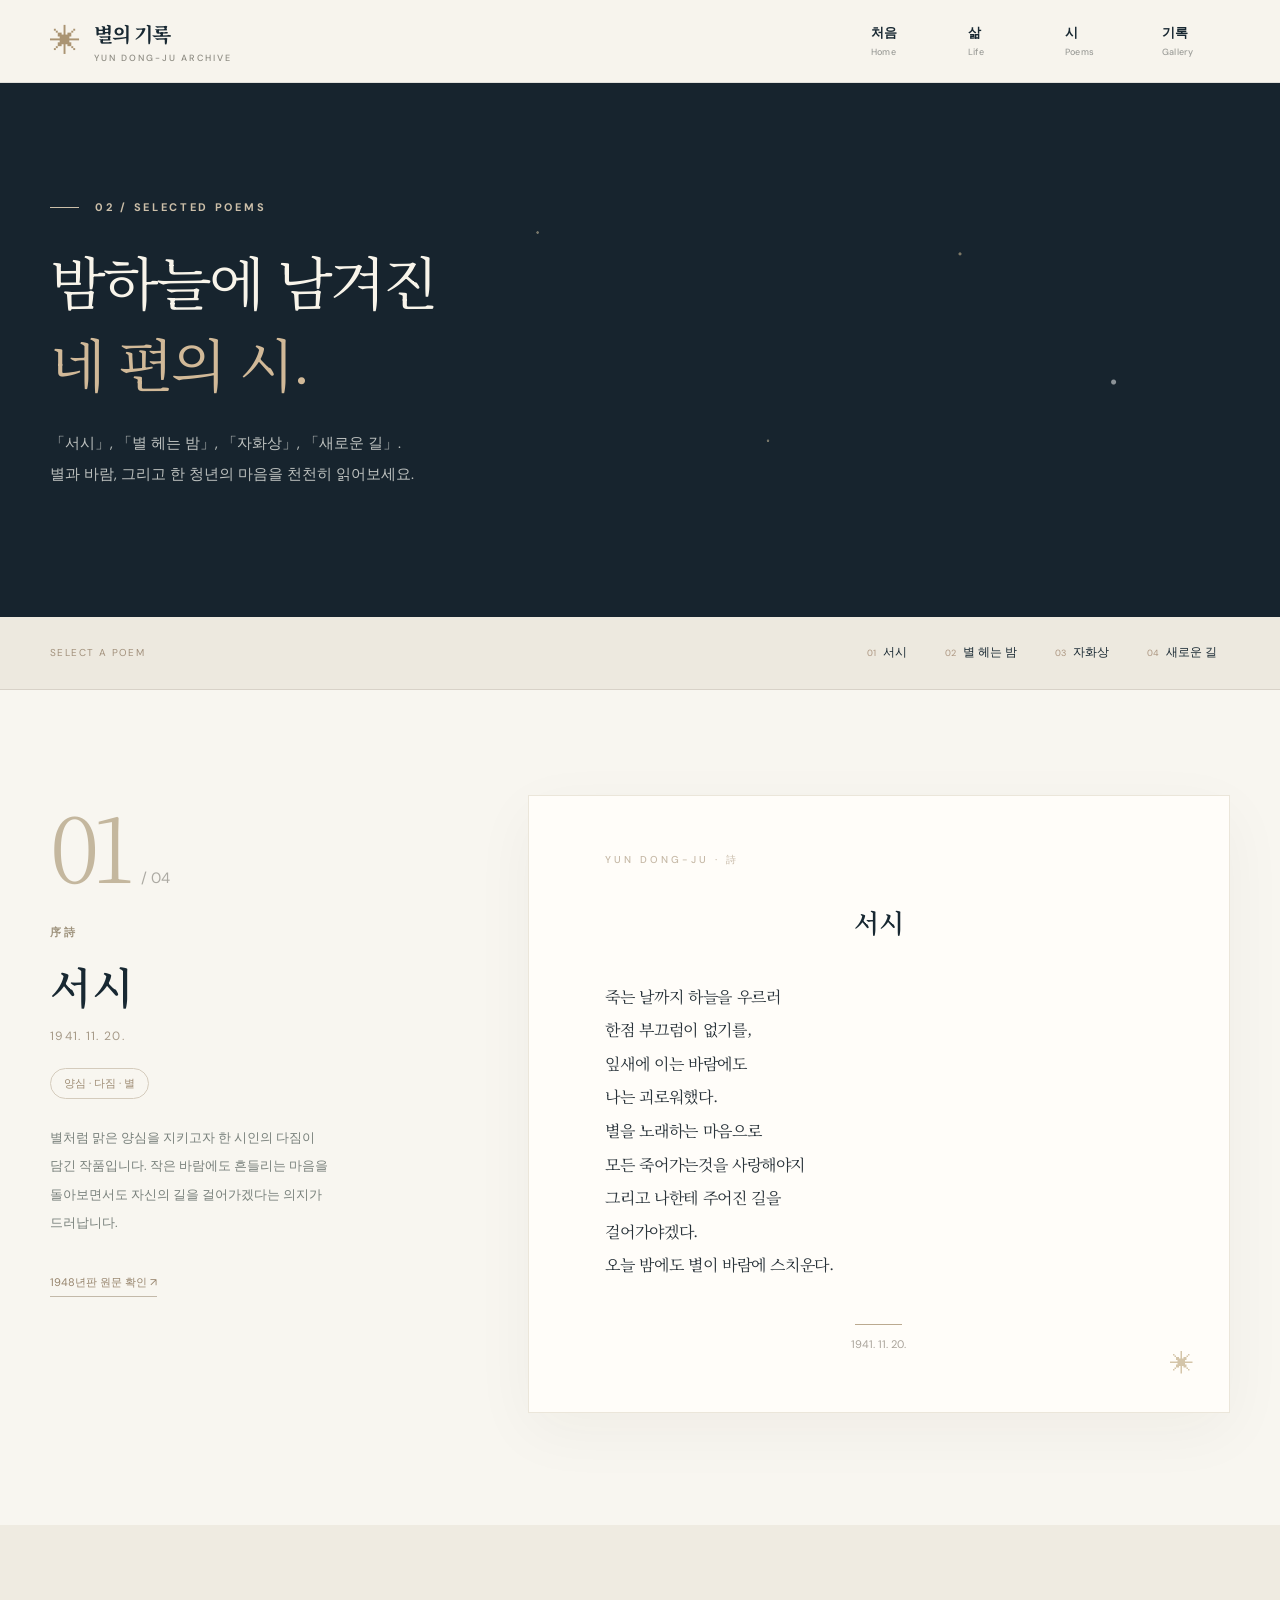
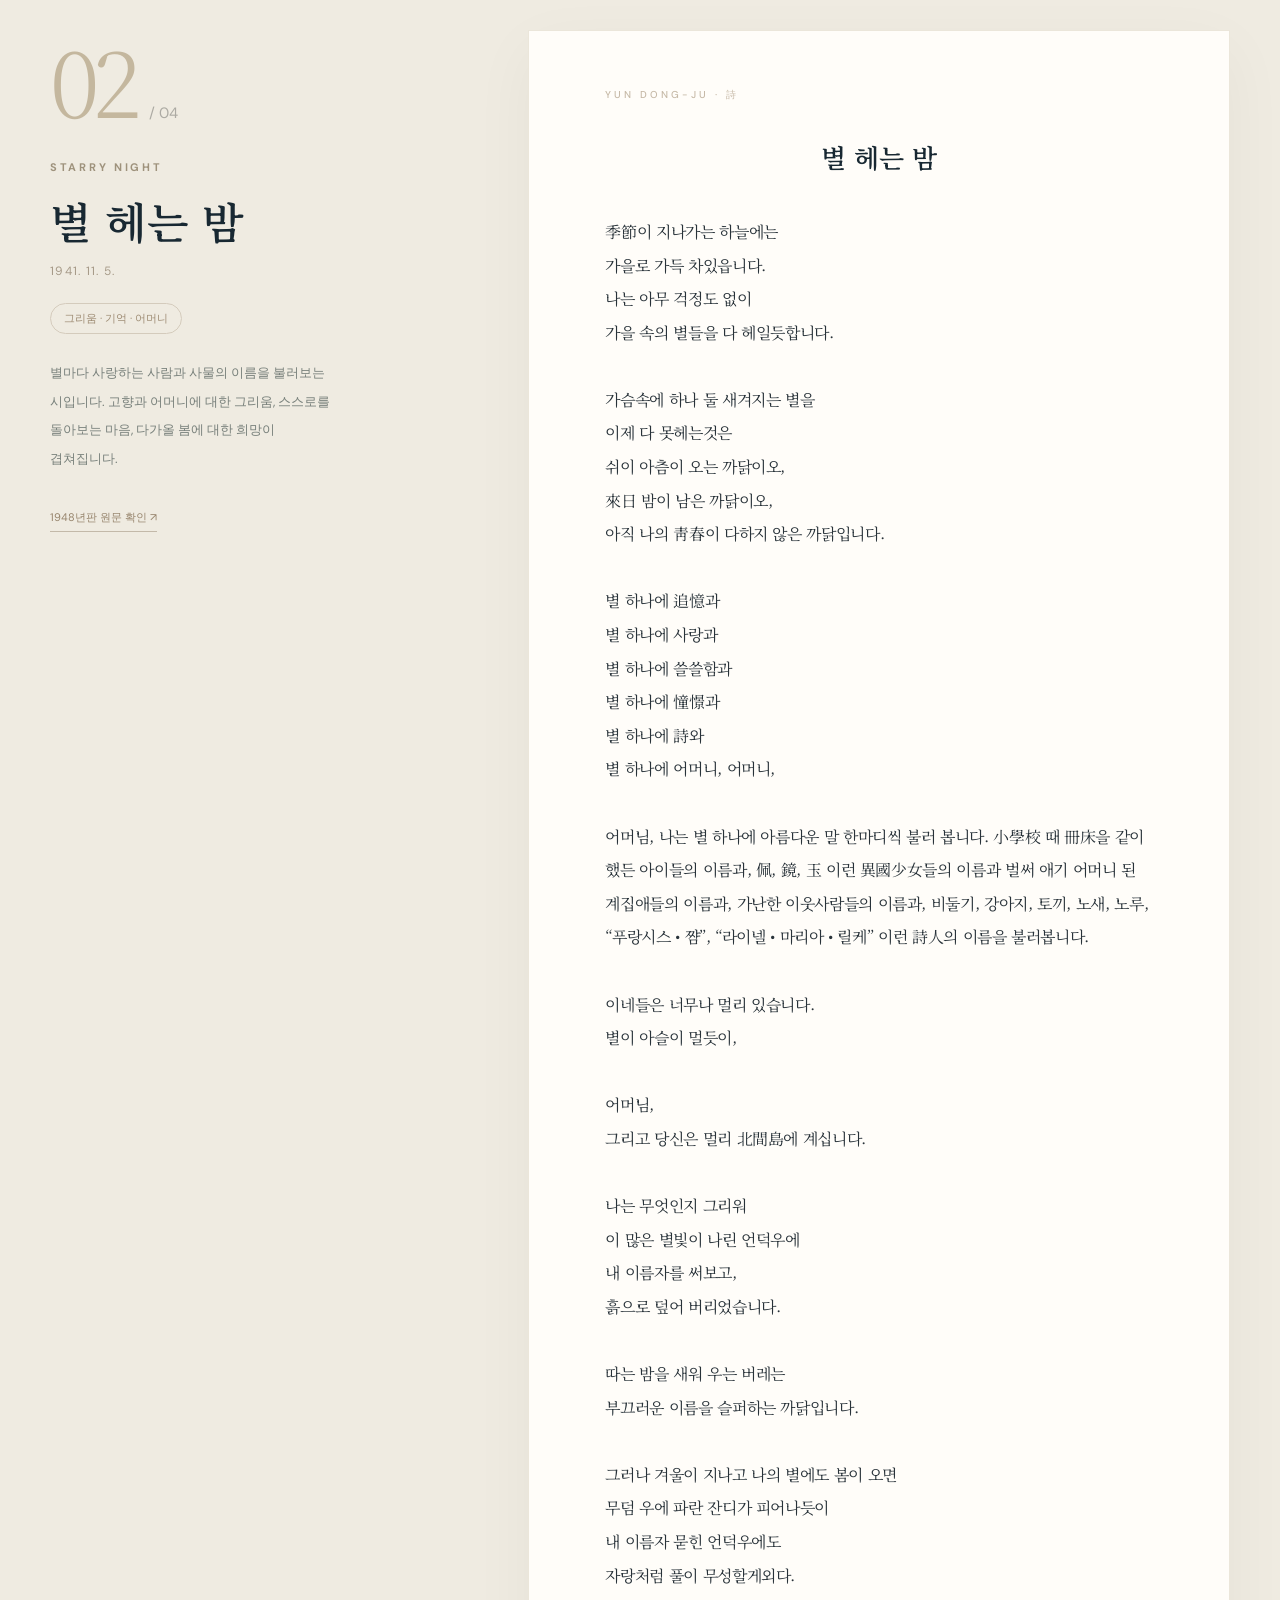
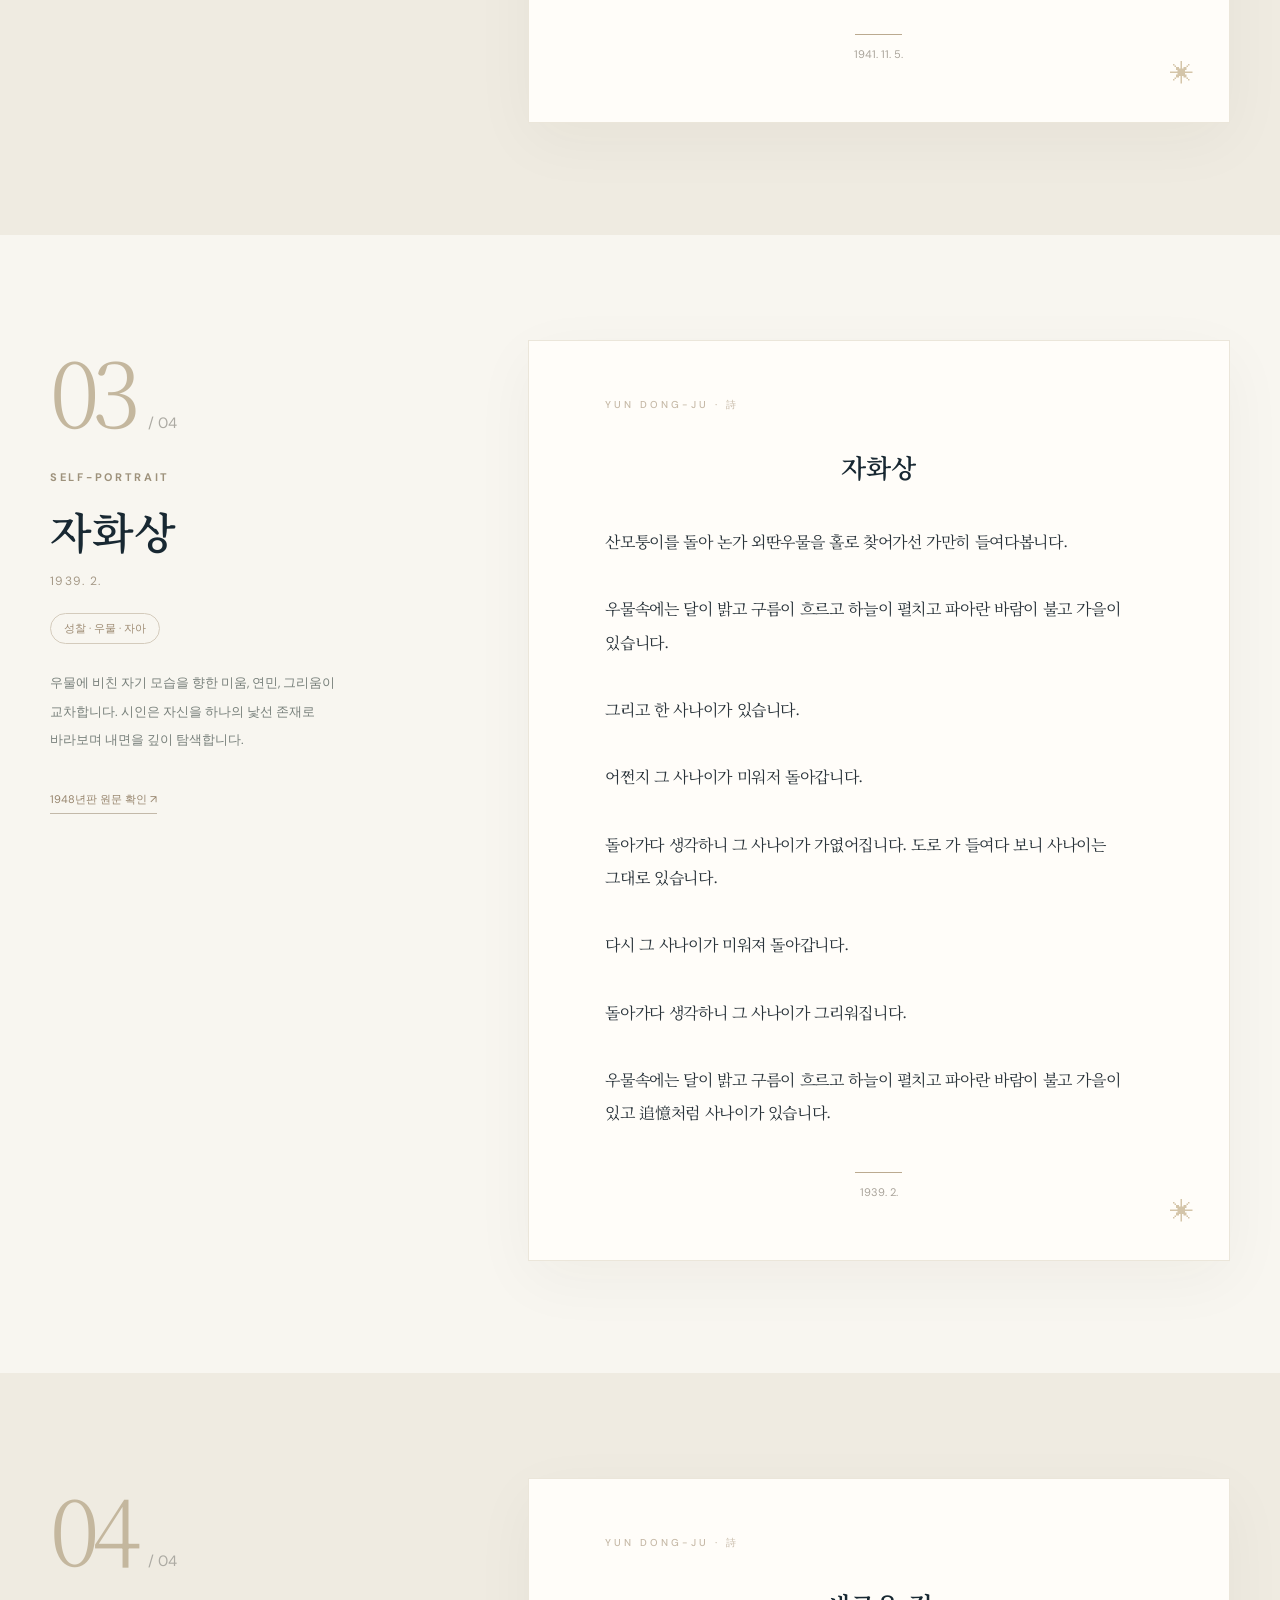
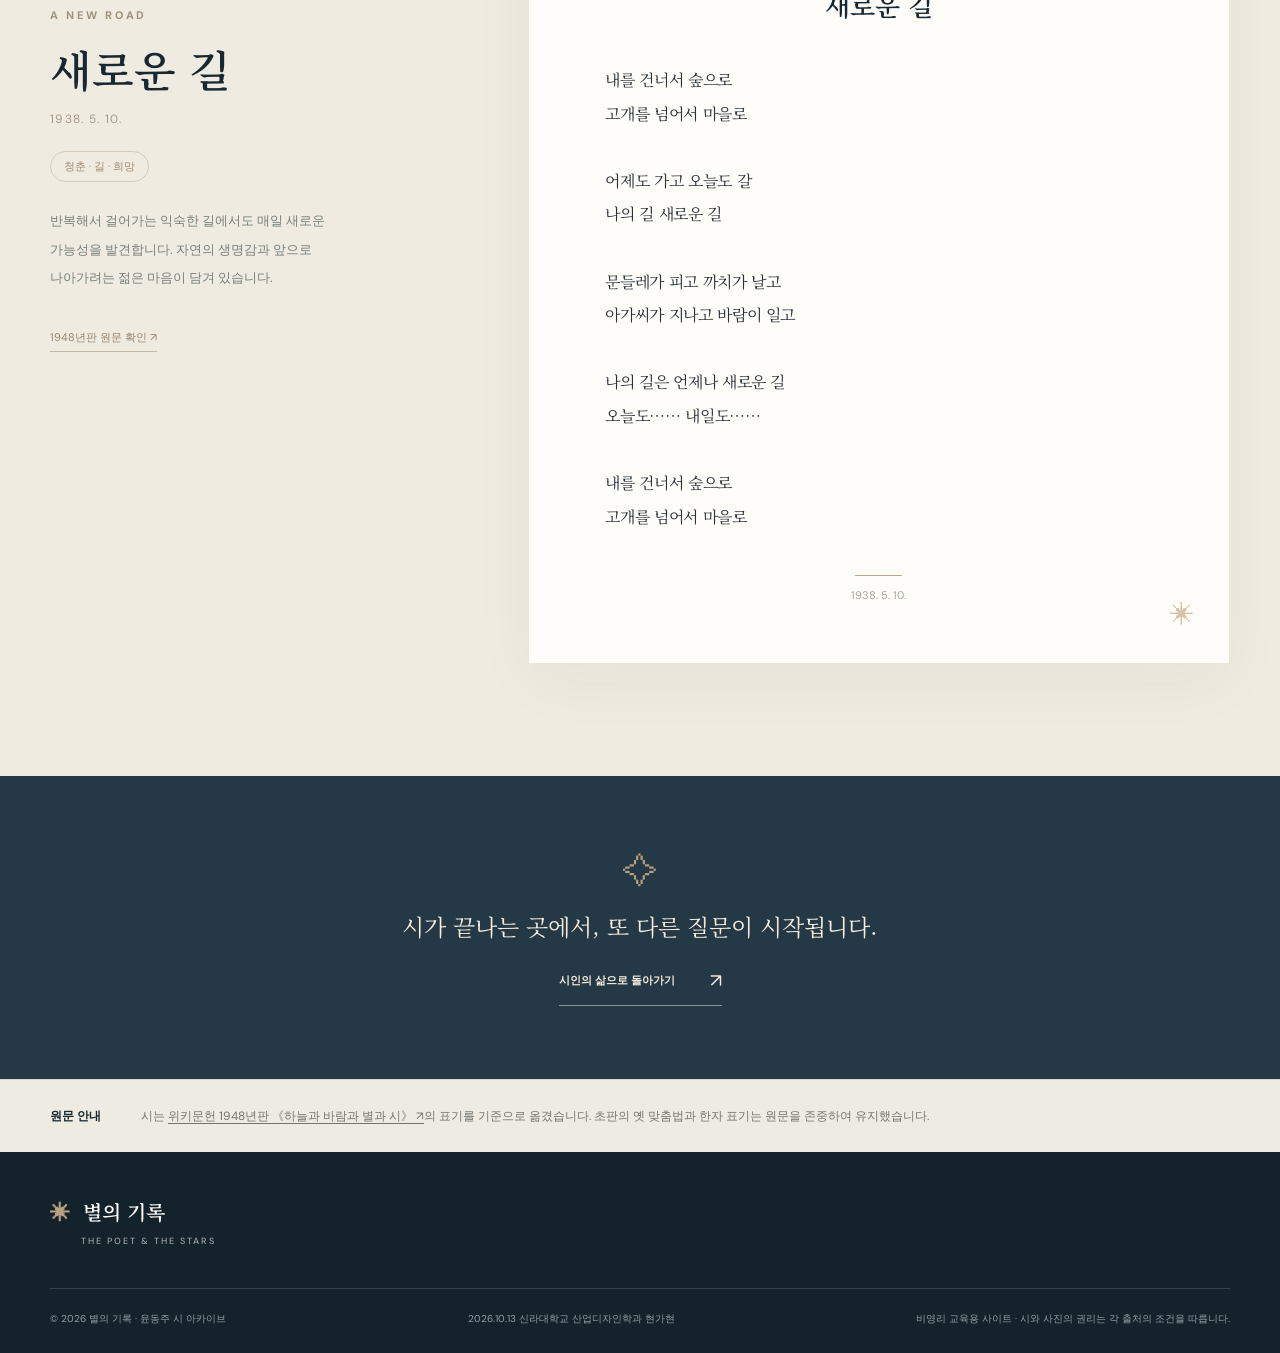
<file: poems.html>
<!DOCTYPE html>
<html lang="ko">
<head>
 <meta charset="UTF-8">
 <meta name="viewport" content="width=device-width,initial-scale=1">
 <meta name="description" content="윤동주의 서시, 별 헤는 밤, 자화상, 새로운 길 네 편의 시 전문과 짧은 해설입니다.">
 <meta name="theme-color" content="#17242e">
 <title>네 편의 시 | 별의 기록 — 윤동주</title>
 <link rel="icon" type="image/svg+xml" href="assets/favicon.svg">
 <link rel="preconnect" href="https://fonts.googleapis.com"><link rel="preconnect" href="https://fonts.gstatic.com" crossorigin>
 <link href="https://fonts.googleapis.com/css2?family=DM+Sans:wght@400;500;600;700&family=Noto+Serif+KR:wght@300;400;500;600;700&family=Nanum+Myeongjo:wght@400;700;800&display=swap" rel="stylesheet">
 <link rel="stylesheet" href="assets/style.css">
</head>
<body>
<a class="skip-link" href="#main">본문으로 바로가기</a>
<div class="reading-progress" aria-hidden="true" id="reading-progress"></div>
<header class="site-header" id="site-header">
 <div class="header-inner wrap">
   <a class="brand" href="index.html" aria-label="별의 기록 홈으로"><span class="brand-star" aria-hidden="true">✳</span><span class="brand-text">별의 기록<small>YUN DONG-JU ARCHIVE</small></span></a>
   <button class="nav-toggle" type="button" aria-label="메뉴 열기" aria-expanded="false" aria-controls="main-navigation"><span></span><span></span><span></span></button>
   <nav class="main-nav" id="main-navigation" aria-label="상단 메뉴"><a href="index.html" class="nav-link " ><span>처음</span><small>Home</small></a>
<a href="life.html" class="nav-link " ><span>삶</span><small>Life</small></a>
<a href="poems.html" class="nav-link " ><span>시</span><small>Poems</small></a>
<a href="gallery.html" class="nav-link " ><span>기록</span><small>Gallery</small></a></nav>
 </div>
</header>
<main id="main">
<section class="page-hero dark poem-page-hero"><div class="poem-hero-stars" aria-hidden="true"></div><div class="wrap" data-reveal><p class="eyebrow light"><span class="eyebrow-line"></span> 02 / SELECTED POEMS</p><h1>밤하늘에 남겨진<br><em>네 편의 시.</em></h1><p class="page-summary">「서시」, 「별 헤는 밤」, 「자화상」, 「새로운 길」.<br>별과 바람, 그리고 한 청년의 마음을 천천히 읽어보세요.</p></div></section>
<div class="poem-anchor-bar"><div class="wrap"><span>SELECT A POEM</span><a href="#seosi"><small>01</small>서시</a><a href="#night"><small>02</small>별 헤는 밤</a><a href="#portrait"><small>03</small>자화상</a><a href="#road"><small>04</small>새로운 길</a></div></div>
<section class="section poem-panel " id="seosi"><div class="wrap poem-panel-grid">
 <div class="poem-side" data-reveal><span class="poem-no">01<span>/ 04</span></span><span class="section-index">序詩</span><h2>서시</h2><p class="poem-date">1941. 11. 20.</p><div class="poem-tags"><span>양심 · 다짐 · 별</span></div><p class="poem-commentary">별처럼 맑은 양심을 지키고자 한 시인의 다짐이 담긴 작품입니다. 작은 바람에도 흔들리는 마음을 돌아보면서도 자신의 길을 걸어가겠다는 의지가 드러납니다.</p><a href="https://ko.wikisource.org/wiki/하늘과_바람과_별과_시_(1948년)/서시" target="_blank" rel="noopener noreferrer" class="source-link">1948년판 원문 확인 ↗</a></div>
 <div class="poem-paper" data-reveal><span class="paper-head">YUN DONG-JU · 詩</span><h3>서시</h3><div class="poem-text">죽는 날까지 하늘을 우르러
한점 부끄럼이 없기를,
잎새에 이는 바람에도
나는 괴로워했다.
별을 노래하는 마음으로
모든 죽어가는것을 사랑해야지
그리고 나한테 주어진 길을
걸어가야겠다.
오늘 밤에도 별이 바람에 스치운다.</div><div class="paper-rule"></div><span class="paper-date">1941. 11. 20.</span><span class="paper-bottom-star" aria-hidden="true">✳</span></div>
 </div></section>
<section class="section poem-panel poem-panel-alt" id="night"><div class="wrap poem-panel-grid">
 <div class="poem-side" data-reveal><span class="poem-no">02<span>/ 04</span></span><span class="section-index">STARRY NIGHT</span><h2>별 헤는 밤</h2><p class="poem-date">1941. 11. 5.</p><div class="poem-tags"><span>그리움 · 기억 · 어머니</span></div><p class="poem-commentary">별마다 사랑하는 사람과 사물의 이름을 불러보는 시입니다. 고향과 어머니에 대한 그리움, 스스로를 돌아보는 마음, 다가올 봄에 대한 희망이 겹쳐집니다.</p><a href="https://ko.wikisource.org/wiki/하늘과_바람과_별과_시_(1948년)/별_헤는_밤" target="_blank" rel="noopener noreferrer" class="source-link">1948년판 원문 확인 ↗</a></div>
 <div class="poem-paper" data-reveal><span class="paper-head">YUN DONG-JU · 詩</span><h3>별 헤는 밤</h3><div class="poem-text">季節이 지나가는 하늘에는
가을로 가득 차있읍니다.
나는 아무 걱정도 없이
가을 속의 별들을 다 헤일듯합니다.

가슴속에 하나 둘 새겨지는 별을
이제 다 못헤는것은
쉬이 아츰이 오는 까닭이오,
來日 밤이 남은 까닭이오,
아직 나의 靑春이 다하지 않은 까닭입니다.

별 하나에 追憶과
별 하나에 사랑과
별 하나에 쓸쓸함과
별 하나에 憧憬과
별 하나에 詩와
별 하나에 어머니, 어머니,

어머님, 나는 별 하나에 아름다운 말 한마디씩 불러 봅니다. 小學校 때 冊床을 같이 했든 아이들의 이름과, 佩, 鏡, 玉 이런 異國少女들의 이름과 벌써 애기 어머니 된 계집애들의 이름과, 가난한 이웃사람들의 이름과, 비둘기, 강아지, 토끼, 노새, 노루, “푸랑시스 • 쨤”, “라이넬 • 마리아 • 릴케” 이런 詩人의 이름을 불러봅니다.

이네들은 너무나 멀리 있습니다.
별이 아슬이 멀듯이,

어머님,
그리고 당신은 멀리 北間島에 계십니다.

나는 무엇인지 그리워
이 많은 별빛이 나린 언덕우에
내 이름자를 써보고,
흙으로 덮어 버리었습니다.

따는 밤을 새워 우는 버레는
부끄러운 이름을 슬퍼하는 까닭입니다.

그러나 겨울이 지나고 나의 별에도 봄이 오면
무덤 우에 파란 잔디가 피어나듯이
내 이름자 묻힌 언덕우에도
자랑처럼 풀이 무성할게외다.</div><div class="paper-rule"></div><span class="paper-date">1941. 11. 5.</span><span class="paper-bottom-star" aria-hidden="true">✳</span></div>
 </div></section>
<section class="section poem-panel " id="portrait"><div class="wrap poem-panel-grid">
 <div class="poem-side" data-reveal><span class="poem-no">03<span>/ 04</span></span><span class="section-index">SELF-PORTRAIT</span><h2>자화상</h2><p class="poem-date">1939. 2.</p><div class="poem-tags"><span>성찰 · 우물 · 자아</span></div><p class="poem-commentary">우물에 비친 자기 모습을 향한 미움, 연민, 그리움이 교차합니다. 시인은 자신을 하나의 낯선 존재로 바라보며 내면을 깊이 탐색합니다.</p><a href="https://ko.wikisource.org/wiki/하늘과_바람과_별과_시_(1948년)/자화상" target="_blank" rel="noopener noreferrer" class="source-link">1948년판 원문 확인 ↗</a></div>
 <div class="poem-paper" data-reveal><span class="paper-head">YUN DONG-JU · 詩</span><h3>자화상</h3><div class="poem-text">산모퉁이를 돌아 논가 외딴우물을 홀로 찾어가선 가만히 들여다봅니다.

우물속에는 달이 밝고 구름이 흐르고 하늘이 펼치고 파아란 바람이 불고 가을이 있습니다.

그리고 한 사나이가 있습니다.

어쩐지 그 사나이가 미워저 돌아갑니다.

돌아가다 생각하니 그 사나이가 가엾어집니다. 도로 가 들여다 보니 사나이는 그대로 있습니다.

다시 그 사나이가 미워져 돌아갑니다.

돌아가다 생각하니 그 사나이가 그리워집니다.

우물속에는 달이 밝고 구름이 흐르고 하늘이 펼치고 파아란 바람이 불고 가을이 있고 追憶처럼 사나이가 있습니다.</div><div class="paper-rule"></div><span class="paper-date">1939. 2.</span><span class="paper-bottom-star" aria-hidden="true">✳</span></div>
 </div></section>
<section class="section poem-panel poem-panel-alt" id="road"><div class="wrap poem-panel-grid">
 <div class="poem-side" data-reveal><span class="poem-no">04<span>/ 04</span></span><span class="section-index">A NEW ROAD</span><h2>새로운 길</h2><p class="poem-date">1938. 5. 10.</p><div class="poem-tags"><span>청춘 · 길 · 희망</span></div><p class="poem-commentary">반복해서 걸어가는 익숙한 길에서도 매일 새로운 가능성을 발견합니다. 자연의 생명감과 앞으로 나아가려는 젊은 마음이 담겨 있습니다.</p><a href="https://ko.wikisource.org/wiki/하늘과_바람과_별과_시_(1948년)/새로운_길" target="_blank" rel="noopener noreferrer" class="source-link">1948년판 원문 확인 ↗</a></div>
 <div class="poem-paper" data-reveal><span class="paper-head">YUN DONG-JU · 詩</span><h3>새로운 길</h3><div class="poem-text">내를 건너서 숲으로
고개를 넘어서 마을로

어제도 가고 오늘도 갈
나의 길 새로운 길

문들레가 피고 까치가 날고
아가씨가 지나고 바람이 일고

나의 길은 언제나 새로운 길
오늘도…… 내일도……

내를 건너서 숲으로
고개를 넘어서 마을로</div><div class="paper-rule"></div><span class="paper-date">1938. 5. 10.</span><span class="paper-bottom-star" aria-hidden="true">✳</span></div>
 </div></section><div class="poem-end"><div class="wrap"><span aria-hidden="true">✧</span><p>시가 끝나는 곳에서, 또 다른 질문이 시작됩니다.</p><a href="life.html" class="arrow-link">시인의 삶으로 돌아가기 <span>↗</span></a></div></div><section class="sources-bar"><div class="wrap"><strong>원문 안내</strong><p>시는 <a href="https://ko.wikisource.org/wiki/하늘과_바람과_별과_시_(1948년)" target="_blank" rel="noopener noreferrer">위키문헌 1948년판 《하늘과 바람과 별과 시》 ↗</a>의 표기를 기준으로 옮겼습니다. 초판의 옛 맞춤법과 한자 표기는 원문을 존중하여 유지했습니다.</p></div></section>
</main>
<footer class="site-footer">
  <div class="wrap footer-top"><div class="footer-title"><span class="footer-star">✳</span> 별의 기록 <small>THE POET & THE STARS</small></div><div class="footer-nav"></div></div>
  <div class="wrap footer-bottom"><span>© 2026 별의 기록 · 윤동주 시 아카이브</span><span>2026.10.13 신라대학교 산업디자인학과 현가현</span><span>비영리 교육용 사이트 · 시와 사진의 권리는 각 출처의 조건을 따릅니다.</span></div>
</footer>
<script src="assets/main.js" defer></script>
</body></html>
</file>
<file: assets/style.css>
/* 별의 기록 — A four-page editorial website about Yun Dong-ju */
:root{--ink:#182832;--deep:#17242e;--deep2:#233644;--paper:#f7f4ed;--cream:#ece7db;--white:#fffdf9;--muted:#758080;--line:#d9d7cc;--gold:#b7a181;--pale-gold:#d7c8ab;--sans:"DM Sans","Apple SD Gothic Neo","Malgun Gothic",sans-serif;--serif:"Noto Serif KR","Nanum Myeongjo","AppleMyungjo",serif;--content:1180px}
*{box-sizing:border-box}html{scroll-behavior:smooth;scroll-padding-top:112px}body{margin:0;background:var(--paper);color:var(--ink);font-family:var(--sans);-webkit-font-smoothing:antialiased;word-break:keep-all}a{text-decoration:none;color:inherit}button{font:inherit}img{display:block;width:100%}::selection{background:#d3c2a3;color:var(--deep)}.wrap{width:min(var(--content),calc(100% - 80px));margin:0 auto}.skip-link{position:absolute;top:-99px;left:16px;background:var(--paper);padding:12px 16px;z-index:10000}.skip-link:focus{top:12px}:focus-visible{outline:2px solid #9f855b;outline-offset:4px}.reading-progress{height:2px;position:fixed;top:0;left:0;width:0;background:var(--gold);z-index:200}.site-header{position:sticky;top:0;z-index:100;background:rgba(247,244,237,.97);backdrop-filter:blur(18px);border-bottom:1px solid rgba(24,40,50,.1)}.header-inner{height:82px;display:flex;align-items:center;justify-content:space-between;gap:28px}.brand{display:flex;align-items:center;gap:13px;flex-shrink:0}.brand-star{font-size:31px;color:#aa9473;line-height:1}.brand-text{font-family:var(--serif);font-weight:700;font-size:20px;letter-spacing:-1.2px}.brand-text small{display:block;color:#8e8c83;font:500 9px var(--sans);letter-spacing:2px;margin-top:4px}.main-nav{display:flex;align-items:center;gap:29px;height:100%}.nav-link{height:100%;display:flex;position:relative;flex-direction:column;justify-content:center;min-width:68px;align-items:flex-start;gap:4px;font-weight:600;font-size:13px;transition:color .2s}.nav-link small{font-size:9px;color:#9c9d99;font-weight:500;letter-spacing:.2px}.nav-link:after{content:"";position:absolute;bottom:-1px;left:0;right:0;height:2px;background:transparent}.nav-link:hover,.nav-link.is-active{color:#9e8158}.nav-link.is-active:after{background:var(--gold)}.nav-toggle{display:none}.eyebrow,.section-index{font-size:11px;font-weight:700;letter-spacing:2.7px}.eyebrow{display:flex;gap:16px;align-items:center;color:#8f877c}.eyebrow-line{width:29px;height:1px;background:currentColor;display:inline-block}.eyebrow.light{color:#ccbfa9}.eyebrow-num{font-weight:400;color:#a7a89f;margin-left:6px}.section-index{color:#9e927c}.section{padding:128px 0}.section-kicker{display:flex;align-items:start;justify-content:space-between;color:var(--gold)}.tiny-star{font-size:30px;font-weight:300}.section-header{display:flex;justify-content:space-between;align-items:end;gap:20px;margin-bottom:47px}.section-header h2,.memory-section h2,.credits-section h2{font:500 clamp(29px,3.4vw,47px)/1.4 var(--serif);letter-spacing:-2px;margin:17px 0 0}.section-header h2 em,.memory-section h2 em,.credits-section h2 em{font-style:normal;color:#aa906d}.section-header>p{color:#85847d;line-height:1.95;font-size:13px;max-width:330px}.arrow-link{display:inline-flex;gap:35px;align-items:center;border-bottom:1px solid #aaa89d;padding:0 0 12px;font-size:13px;font-weight:700;transition:gap .2s}.arrow-link:hover{gap:48px}.arrow-link span,.text-link span{font-size:19px;font-weight:400}.button{display:inline-flex;align-items:center;justify-content:space-between;gap:30px;padding:16px 21px;min-width:180px;font-weight:700;font-size:13px;transition:transform .2s,background .2s}.button:hover{transform:translateY(-3px)}.button-light{background:#f2eee4;color:var(--deep)}.text-link{display:inline-flex;align-items:center;gap:16px;font-size:13px;font-weight:700}.light-link{color:#e5e0d5}.body-copy{line-height:2.1;color:#727977;font-size:15px}.page-hero{position:relative;overflow:hidden}.page-hero.warm{background:var(--cream);color:var(--ink)}.page-hero.dark{background:var(--deep);color:#f8f4ea}.page-hero .wrap{position:relative;z-index:2;padding:112px 0 122px}.page-hero h1{font:400 clamp(36px,4.5vw,67px)/1.42 var(--serif);letter-spacing:-3px;margin:26px 0 24px}.page-hero h1 em{font-style:normal;color:#a9977c}.page-hero.dark h1 em{color:#d1b998}.page-summary{font-size:15px;line-height:2.1;color:#7f8785}.page-hero.dark .page-summary{color:#bdc1bf}.page-hero-grid{display:flex;justify-content:space-between;align-items:center;gap:40px}.page-hero-emblem{font:300 24px var(--serif);white-space:nowrap;color:#ae9e8a;border:1px solid #cec7b8;border-radius:50%;width:288px;height:288px;display:flex;align-items:center;justify-content:center;gap:14px;transform:rotate(-19deg)}.page-hero-emblem span{font-size:17px}.site-footer{background:#14222b;color:#fff}.footer-top{display:flex;align-items:center;justify-content:space-between;padding:45px 0 41px;border-bottom:1px solid #36434a}.footer-title{font:600 20px var(--serif)}.footer-star{font-size:20px;color:var(--gold);margin-right:7px}.footer-title small{display:block;margin-top:9px;margin-left:31px;font:500 9px var(--sans);color:#9da5a3;letter-spacing:2px}.footer-nav{display:flex;gap:27px;font-size:12px;color:#c8cdc9}.footer-nav a:hover{color:#fff}.footer-bottom{padding:21px 0 26px;display:flex;justify-content:space-between;gap:20px;flex-wrap:wrap;color:#91a0a1;font-size:10px;line-height:1.7}.sources-bar{background:#eeebe2;border-top:1px solid var(--line);padding:25px 0}.sources-bar .wrap{display:flex;align-items:baseline;gap:40px}.sources-bar strong{font-size:12px;white-space:nowrap}.sources-bar p{margin:0;font-size:12px;color:#727672;line-height:1.85}.sources-bar a{text-decoration:underline;text-underline-offset:3px}
/* Home */
.home-hero{background:var(--deep);color:#f9f5e9;position:relative;overflow:hidden;min-height:665px}.hero-stars,.poem-hero-stars{position:absolute;inset:0;pointer-events:none;opacity:.55;background-image:radial-gradient(circle at 6% 18%,#d8caa4 1px,transparent 1.7px),radial-gradient(circle at 19% 65%,#fff9df 1px,transparent 2px),radial-gradient(circle at 71% 13%,#d8caa4 1.5px,transparent 2px),radial-gradient(circle at 83% 76%,#d8caa4 1px,transparent 1.7px),radial-gradient(circle at 45% 33%,#f4e6b8 1px,transparent 1.8px),radial-gradient(circle at 91% 35%,#f4e6b8 1px,transparent 2px),radial-gradient(circle at 34% 91%,#f4e6b8 1px,transparent 2px),linear-gradient(142deg,#1e3040 0%,#16232c 80%)}.hero-grid{display:grid;grid-template-columns:1.15fr .85fr;gap:55px;align-items:center;padding-top:72px;padding-bottom:58px;position:relative;z-index:2}.hero-prelude{margin:45px 0 18px;font-size:15px;letter-spacing:.6px;color:#c1c7c3}.home-hero h1{font:400 clamp(68px,7.3vw,105px)/1.24 var(--serif);letter-spacing:-8px;margin:0}.home-hero h1 em{font-style:normal;color:#d9c7a5}.title-dot{color:var(--gold)}.hero-description{margin:26px 0 32px;font-size:13px;line-height:2.15;color:#aeb9b9}.hero-actions{display:flex;align-items:center;gap:30px;flex-wrap:wrap}.hero-visual{position:relative;max-width:420px;width:100%;margin:0 auto;align-self:center;padding:35px 32px 22px}.hero-photo-frame{position:relative;overflow:hidden;height:463px;background:#ac9e8a;filter:sepia(.23) contrast(.94)}.hero-photo-frame>img{height:100%;object-fit:cover;object-position:center 28%;filter:grayscale(1)}.hero-photo-frame:after{content:"";position:absolute;inset:0;background:linear-gradient(0deg,rgba(15,27,31,.17),transparent 40%)}.photo-side-note{position:absolute;right:15px;bottom:15px;color:#f9f7ec;font-size:10px;letter-spacing:2px;writing-mode:vertical-rl;z-index:2}.photo-caption{display:flex;justify-content:space-between;margin-top:14px;color:#b6c0c0;font-size:10px;letter-spacing:1px}.orbit{position:absolute;border:1px solid #6b7371;border-radius:50%;pointer-events:none}.orbit-one{width:calc(100% + 35px);aspect-ratio:1;left:-16px;top:3px;opacity:.55}.orbit-two{width:calc(100% + 74px);aspect-ratio:1;left:-35px;top:-18px;opacity:.16}.star-mark{position:absolute;color:#d7c39f;font-size:23px}.mark-a{top:3%;right:-13%}.mark-b{bottom:20%;left:-12%;font-size:16px}.hero-bottom{position:relative;z-index:2;padding:10px 0 22px;display:flex;align-items:center;gap:30px;color:#798a8d;font-size:10px;letter-spacing:2px}.hero-bottom-line{height:1px;background:#4a5c63;flex:1}.intro-section{background:#f8f6f0}.intro-grid{display:grid;grid-template-columns:1fr 2fr;gap:60px}.serif-lead{font:400 clamp(27px,3.3vw,44px)/1.9 var(--serif);letter-spacing:-1.4px;margin:0 0 28px}.intro-grid .body-copy{max-width:660px;margin:0 0 30px}.discover-section{background:#efebe1}.discover-grid{display:grid;grid-template-columns:repeat(3,minmax(0,1fr));gap:24px}.discover-card .card-image{height:277px;overflow:hidden;background:#d0c7b8;position:relative}.discover-card img{height:100%;object-fit:cover;transition:transform .65s}.discover-card:hover img{transform:scale(1.065)}.discover-card:first-child img{object-position:center 35%}.discover-card:last-child img{object-position:center center}.discover-meta{display:flex;justify-content:space-between;font-size:10px;letter-spacing:2px;margin:20px 0 11px;color:#988d7c}.discover-meta>span:last-child{font-size:18px}.discover-card h3{font:600 21px var(--serif);margin:0 0 8px}.discover-card>p{font-size:12px;line-height:1.8;color:#82837e;margin:0}.card-image-poetry{background:#223746!important;padding:29px;color:#efe3ca;display:flex;flex-direction:column;justify-content:center}.poem-image-small{position:absolute;top:24px;left:28px;font:500 10px var(--serif);letter-spacing:1px;color:#9faeaf}.card-image-poetry strong{font:400 29px/1.8 var(--serif);z-index:1}.poem-image-star{position:absolute;font-size:145px;line-height:1;right:-17px;bottom:-27px;color:#405968;font-weight:300}.quote-band{background:#243642;color:#f6efe1;padding:58px 0}.quote-band .wrap{display:flex;gap:27px;align-items:center}.quote-spark{font-size:28px;color:#c5af87}.quote-band p{font:400 25px var(--serif);flex:1;margin:0}.quote-band a{font-size:12px;color:#d6cec0;border-bottom:1px solid #7e8c8c;padding:8px 0;white-space:nowrap}.quote-band a span{margin-left:12px}
/* Life */
.biography-section{background:var(--paper)}.bio-grid{display:grid;grid-template-columns:.8fr 1.2fr;gap:100px;align-items:center}.bio-photo{background:#a4a19b;position:relative}.bio-photo>img{aspect-ratio:.75;object-fit:cover;object-position:center 22%;filter:grayscale(1) contrast(1.06)}.bio-photo>span{position:absolute;bottom:18px;left:20px;font-size:10px;color:#f5f3ea;letter-spacing:2px}.bio-content h2{font:600 51px var(--serif);margin:18px 0 4px}.bio-content h2 small{font-size:23px;color:#9e927e;font-weight:400}.bio-years{font-size:12px!important;letter-spacing:1.8px;color:#9a8e7d!important;margin-bottom:28px!important}.bio-content>p:not(.bio-years){font-size:14px;line-height:2.25;color:#66716f;margin:0 0 19px}.bio-facts{display:grid;grid-template-columns:repeat(3,1fr);gap:17px;margin-top:35px;border-top:1px solid var(--line);padding-top:24px}.bio-facts small{display:block;font-size:10px;letter-spacing:1px;color:#a59a8b;margin-bottom:9px}.bio-facts strong{font-size:12px;line-height:1.65}.bio-facts strong span{font-weight:400;color:#868681}.timeline-section{background:#ede9df}.section-header.narrow{margin-bottom:55px}.timeline{max-width:960px;margin:0 auto}.timeline-item{display:grid;grid-template-columns:180px 1fr;gap:45px;position:relative;padding-bottom:36px}.timeline-item:before{content:"";width:1px;background:#c9c2b5;position:absolute;top:18px;bottom:-7px;left:193px}.timeline-item:last-child:before{display:none}.timeline-year{font:500 46px var(--serif);color:#b9a98d;letter-spacing:-1px}.timeline-entry{position:relative;background:#f8f6f0;padding:29px 36px;border:1px solid #e4dfd4}.timeline-entry:before{content:"";width:9px;height:9px;border:1px solid #b19b7a;background:var(--paper);border-radius:50%;position:absolute;left:-37px;top:23px}.timeline-entry>span{font-size:11px;font-weight:700;letter-spacing:.4px;color:#b29b78}.timeline-entry h3{font:600 20px var(--serif);margin:12px 0}.timeline-entry p{font-size:13px;color:#777f7b;line-height:2;margin:0}.memory-section{background:#f8f6f0}.memory-grid{display:grid;grid-template-columns:1fr 1fr;gap:90px;align-items:center}.memory-section .body-copy{max-width:480px;margin:25px 0}.memory-image{height:445px;overflow:hidden}.memory-image img{height:100%;object-fit:cover;object-position:center 56%}
/* Poems */
.poem-page-hero .wrap{padding:106px 0 111px}.poem-hero-stars{background-image:radial-gradient(circle at 75% 32%,#e2cb9f 1px,transparent 2px),radial-gradient(circle at 87% 56%,#fff 2px,transparent 3px),radial-gradient(circle at 60% 67%,#d4c6a2 1px,transparent 1.6px),radial-gradient(circle at 42% 28%,#d4c6a2 1px,transparent 1.6px);background-size:auto;opacity:.5}.poem-anchor-bar{background:#ede9df;border-bottom:1px solid #d8d2c8;position:sticky;top:82px;z-index:70}.poem-anchor-bar .wrap{display:flex;gap:12px;align-items:center;justify-content:space-between;min-height:72px}.poem-anchor-bar .wrap>span{font-size:10px;letter-spacing:1.4px;color:#a2917c;margin-right:auto}.poem-anchor-bar a{font-size:12px;padding:10px 13px;white-space:nowrap;transition:background .2s}.poem-anchor-bar a:hover{background:#dcd4c4}.poem-anchor-bar a small{font-size:9px;color:#ac9680;margin-right:7px}.poem-panel{scroll-margin-top:154px;background:#f8f6f0;padding:105px 0 112px}.poem-panel-alt{background:#efebe1}.poem-panel-grid{display:grid;grid-template-columns:.73fr 1.27fr;align-items:start;gap:74px}.poem-side{position:sticky;top:190px}.poem-no{font-size:90px;font-family:var(--serif);color:#c4b79e;display:block;font-weight:300;line-height:1.1;letter-spacing:-7px;margin-bottom:26px}.poem-no span{font:400 15px var(--sans);letter-spacing:0;color:#acaaa3;margin-left:14px}.poem-side h2{font:600 43px var(--serif);margin:14px 0 6px}.poem-date{color:#a69a88;font-size:12px;letter-spacing:1.3px}.poem-tags{margin-top:24px;display:flex;flex-wrap:wrap}.poem-tags span{font-size:11px;border:1px solid #d4cbbc;border-radius:20px;padding:7px 13px;color:#9e8c74}.poem-commentary{font-size:13px;line-height:2.2;color:#78807b;margin:25px 0 32px;max-width:285px}.source-link{font-size:11px;color:#96846c;border-bottom:1px solid #c3b9a9;padding-bottom:7px}.poem-paper{position:relative;background:var(--white);padding:57px clamp(30px,6vw,85px) 61px;box-shadow:0 18px 60px rgba(43,38,25,.045);border:1px solid #ebe6da;min-height:610px}.paper-head{display:block;font:500 10px var(--sans);color:#c6b9a7;letter-spacing:3px}.poem-paper h3{font:600 26px var(--serif);text-align:center;margin:36px 0 40px}.poem-text{font:400 16px/2.1 var(--serif);color:#283239;white-space:pre-line;overflow-wrap:anywhere;word-break:keep-all;letter-spacing:-.36px}.paper-rule{height:1px;width:47px;margin:42px auto 12px;background:#bbaa90}.paper-date{display:block;text-align:center;font-size:11px;color:#a9a39a}.paper-bottom-star{position:absolute;bottom:33px;right:35px;color:#d4c5a9;font-size:24px}.poem-end{padding:73px 0;background:#253846;color:#f4ecdd;text-align:center}.poem-end .wrap>span{font-size:35px;color:var(--gold)}.poem-end p{font:400 23px var(--serif);margin:15px 0 25px}.poem-end .arrow-link{border-color:#869597;font-size:11px}
/* Gallery */
.gallery-hero-count{font:500 clamp(110px,17vw,220px)/.9 var(--serif);color:#d2c8b9;position:relative;letter-spacing:-16px}.gallery-hero-count span{display:block;font:600 10px/1.8 var(--sans);letter-spacing:2px;color:#a4947d;position:absolute;right:3px;bottom:-37px}.gallery-section{background:#f8f6f0;padding-top:62px}.gallery-tools{display:flex;justify-content:space-between;align-items:center;gap:20px;margin-bottom:43px}.gallery-tools p{font-size:11px;font-weight:700;letter-spacing:2px}.gallery-tools p span{color:#a89b88}.gallery-filters{display:flex;gap:5px;flex-wrap:wrap}.filter-button{border:1px solid transparent;background:transparent;padding:10px 14px;cursor:pointer;font-size:12px;color:#8b908c;transition:background .2s,border-color .2s}.filter-button:hover{border-color:#d4c6b5}.filter-button.is-selected{color:var(--ink);background:#ece7db;border-color:#d6cfbf}.gallery-grid{display:grid;grid-template-columns:repeat(12,1fr);gap:54px 28px}.gallery-item{margin:0;grid-column:span 4}.gallery-portrait{grid-column:span 5}.gallery-birth{grid-column:span 7}.gallery-book{grid-column:span 4}.gallery-museum{grid-column:span 4}.gallery-stone{grid-column:span 4}.gallery-grave{grid-column:span 12}.gallery-image{display:block;position:relative;overflow:hidden;background:#d6d0c6;height:330px}.gallery-portrait .gallery-image,.gallery-birth .gallery-image{height:485px}.gallery-grave .gallery-image{height:390px}.gallery-image img{height:100%;object-fit:cover;transition:transform .7s,filter .5s}.gallery-image:hover img{transform:scale(1.04);filter:brightness(.82)}.gallery-portrait img{object-position:center 29%;filter:grayscale(1)}.gallery-book img{object-position:center}.gallery-museum img{object-position:center 57%}.gallery-stone img{object-position:center center}.gallery-grave img{object-position:center 48%}.gallery-image-number{position:absolute;top:21px;left:20px;background:#182832a6;color:white;padding:8px 10px;font-size:10px;letter-spacing:1px}.gallery-view{position:absolute;right:16px;bottom:16px;background:#faf6eb;color:#35444c;padding:11px 14px;font-size:11px;font-weight:700;transform:translateY(62px);transition:transform .25s}.gallery-image:hover .gallery-view,.gallery-image:focus-visible .gallery-view{transform:translateY(0)}.gallery-title-row{display:flex;justify-content:space-between;align-items:baseline;gap:20px;margin-top:18px}.gallery-title-row h2{font:600 20px var(--serif);margin:0}.gallery-title-row span{font-size:10px;color:#9b978e;white-space:nowrap}.gallery-item figcaption>p{font-size:12px;line-height:1.9;color:#7c837e;margin:9px 0}.gallery-credit{font-size:10px;color:#99968e;line-height:1.8}.gallery-credit a{text-decoration:underline;text-decoration-color:#c8c2b4;text-underline-offset:3px}.gallery-item[hidden]{display:none!important}.credits-section{background:#eae5d9;padding:82px 0 98px}.credits-grid{display:grid;grid-template-columns:1fr 1.2fr;gap:80px}.credits-grid p{margin:0 0 19px;color:#757b77;font-size:13px;line-height:2}.credits-grid .arrow-link{margin-top:10px}
[data-reveal]{opacity:0;transform:translateY(24px);transition:opacity .7s ease,transform .7s ease}[data-reveal].is-visible{opacity:1;transform:translateY(0)}
@media(max-width:1050px){.wrap{width:min(var(--content),calc(100% - 56px))}.hero-grid{gap:20px}.home-hero h1{font-size:73px;letter-spacing:-6px}.bio-grid{gap:54px}.poem-panel-grid{gap:30px}.gallery-title-row{flex-direction:column;gap:4px}}
@media(max-width:760px){.wrap{width:calc(100% - 40px)}.header-inner{height:70px}.site-header{z-index:101}.brand-text{font-size:17px}.brand-text small{font-size:8px}.nav-toggle{display:flex;flex-direction:column;justify-content:center;align-items:center;gap:5px;width:40px;height:40px;border:1px solid #d8d3c9;background:transparent;cursor:pointer}.nav-toggle span{height:1px;width:20px;background:var(--deep)}.main-nav{display:none;position:absolute;top:70px;left:0;right:0;height:auto;background:#f7f4ed;box-shadow:0 20px 30px #152d301a;border-bottom:1px solid #d8d3c9;padding:13px 20px 22px;flex-direction:column;gap:0;align-items:stretch}.main-nav.is-open{display:flex}.nav-link{min-height:56px;border-bottom:1px solid #e5e1d9;padding:8px 4px}.nav-link:after{display:none}.nav-link small{font-size:10px}.section{padding:83px 0}.section-header{display:block;margin-bottom:35px}.section-header h2{font-size:34px}.section-header>p{margin-top:14px}.home-hero{min-height:0}.hero-grid{grid-template-columns:1fr;gap:40px;padding-top:53px;padding-bottom:35px}.hero-prelude{margin-top:28px}.home-hero h1{font-size:clamp(60px,14vw,85px);letter-spacing:-5px}.hero-visual{max-width:340px;margin:0 auto;padding:15px}.hero-photo-frame{height:375px}.orbit-one,.orbit-two{display:none}.mark-a{right:-2%}.hero-bottom{gap:13px;padding:0 0 23px;font-size:8px}.hero-description{line-height:2}.intro-grid{grid-template-columns:1fr;gap:30px}.serif-lead{font-size:27px}.discover-grid{grid-template-columns:1fr;gap:40px}.discover-card .card-image{height:285px}.quote-band .wrap{flex-direction:column;align-items:flex-start;gap:13px}.quote-band p{font-size:21px}.page-hero .wrap{padding:76px 0 85px}.page-hero h1{font-size:clamp(35px,8vw,52px);letter-spacing:-2px}.page-summary{font-size:13px}.page-hero-emblem{display:none}.bio-grid{grid-template-columns:1fr;gap:38px}.bio-photo{max-width:450px}.bio-photo>img{aspect-ratio:.85}.bio-content h2{font-size:41px}.bio-facts{grid-template-columns:1fr 1fr}.timeline-item{grid-template-columns:80px 1fr;gap:20px;padding-bottom:25px}.timeline-year{font-size:26px}.timeline-item:before{left:86px}.timeline-entry:before{left:-19px;width:7px;height:7px}.timeline-entry{padding:20px 19px}.timeline-entry h3{font-size:17px}.timeline-entry p{font-size:12px}.memory-grid{grid-template-columns:1fr;gap:32px}.memory-image{height:360px}.poem-anchor-bar{top:70px}.poem-anchor-bar .wrap{overflow-x:auto;justify-content:flex-start;min-height:58px;gap:0;scrollbar-width:thin}.poem-anchor-bar .wrap>span{display:none}.poem-anchor-bar a{font-size:11px}.poem-panel{scroll-margin-top:132px;padding:68px 0 70px}.poem-panel-grid{grid-template-columns:1fr;gap:25px}.poem-side{position:static}.poem-no{font-size:60px;margin-bottom:8px}.poem-side h2{font-size:32px;margin-top:8px}.poem-commentary{max-width:100%;margin:16px 0}.poem-paper{padding:39px 25px 50px;min-height:0}.poem-paper h3{font-size:24px;margin:28px 0 34px}.poem-text{font-size:14px;line-height:2.1}.gallery-hero-count{display:none}.gallery-tools{display:block}.gallery-tools p{margin-bottom:17px}.gallery-grid{display:grid;grid-template-columns:1fr;gap:37px}.gallery-item,.gallery-portrait,.gallery-birth,.gallery-book,.gallery-museum,.gallery-stone,.gallery-grave{grid-column:span 1}.gallery-image,.gallery-portrait .gallery-image,.gallery-birth .gallery-image,.gallery-grave .gallery-image{height:auto;aspect-ratio:1.22}.gallery-portrait .gallery-image{aspect-ratio:.92}.gallery-museum .gallery-image{aspect-ratio:1.15}.gallery-view{transform:translateY(0)}.gallery-title-row{flex-direction:row}.credits-grid{grid-template-columns:1fr;gap:24px}.sources-bar .wrap{display:block}.sources-bar strong{display:block;margin-bottom:9px}.footer-top{display:block}.footer-nav{margin-top:28px;flex-wrap:wrap;gap:14px 22px}.footer-bottom{display:block}.footer-bottom span{display:block;margin-top:5px}}
@media(max-width:380px){.hero-actions{gap:18px}.home-hero h1{font-size:57px}.hero-prelude{font-size:13px}.photo-side-note{font-size:8px}.poem-text{font-size:13px}.gallery-title-row{display:block}.gallery-title-row span{display:block;margin-top:6px}}
@media(prefers-reduced-motion:reduce){html{scroll-behavior:auto}*,*:before,*:after{animation-duration:.01ms!important;transition-duration:.01ms!important}[data-reveal]{opacity:1;transform:none}}
</file>
